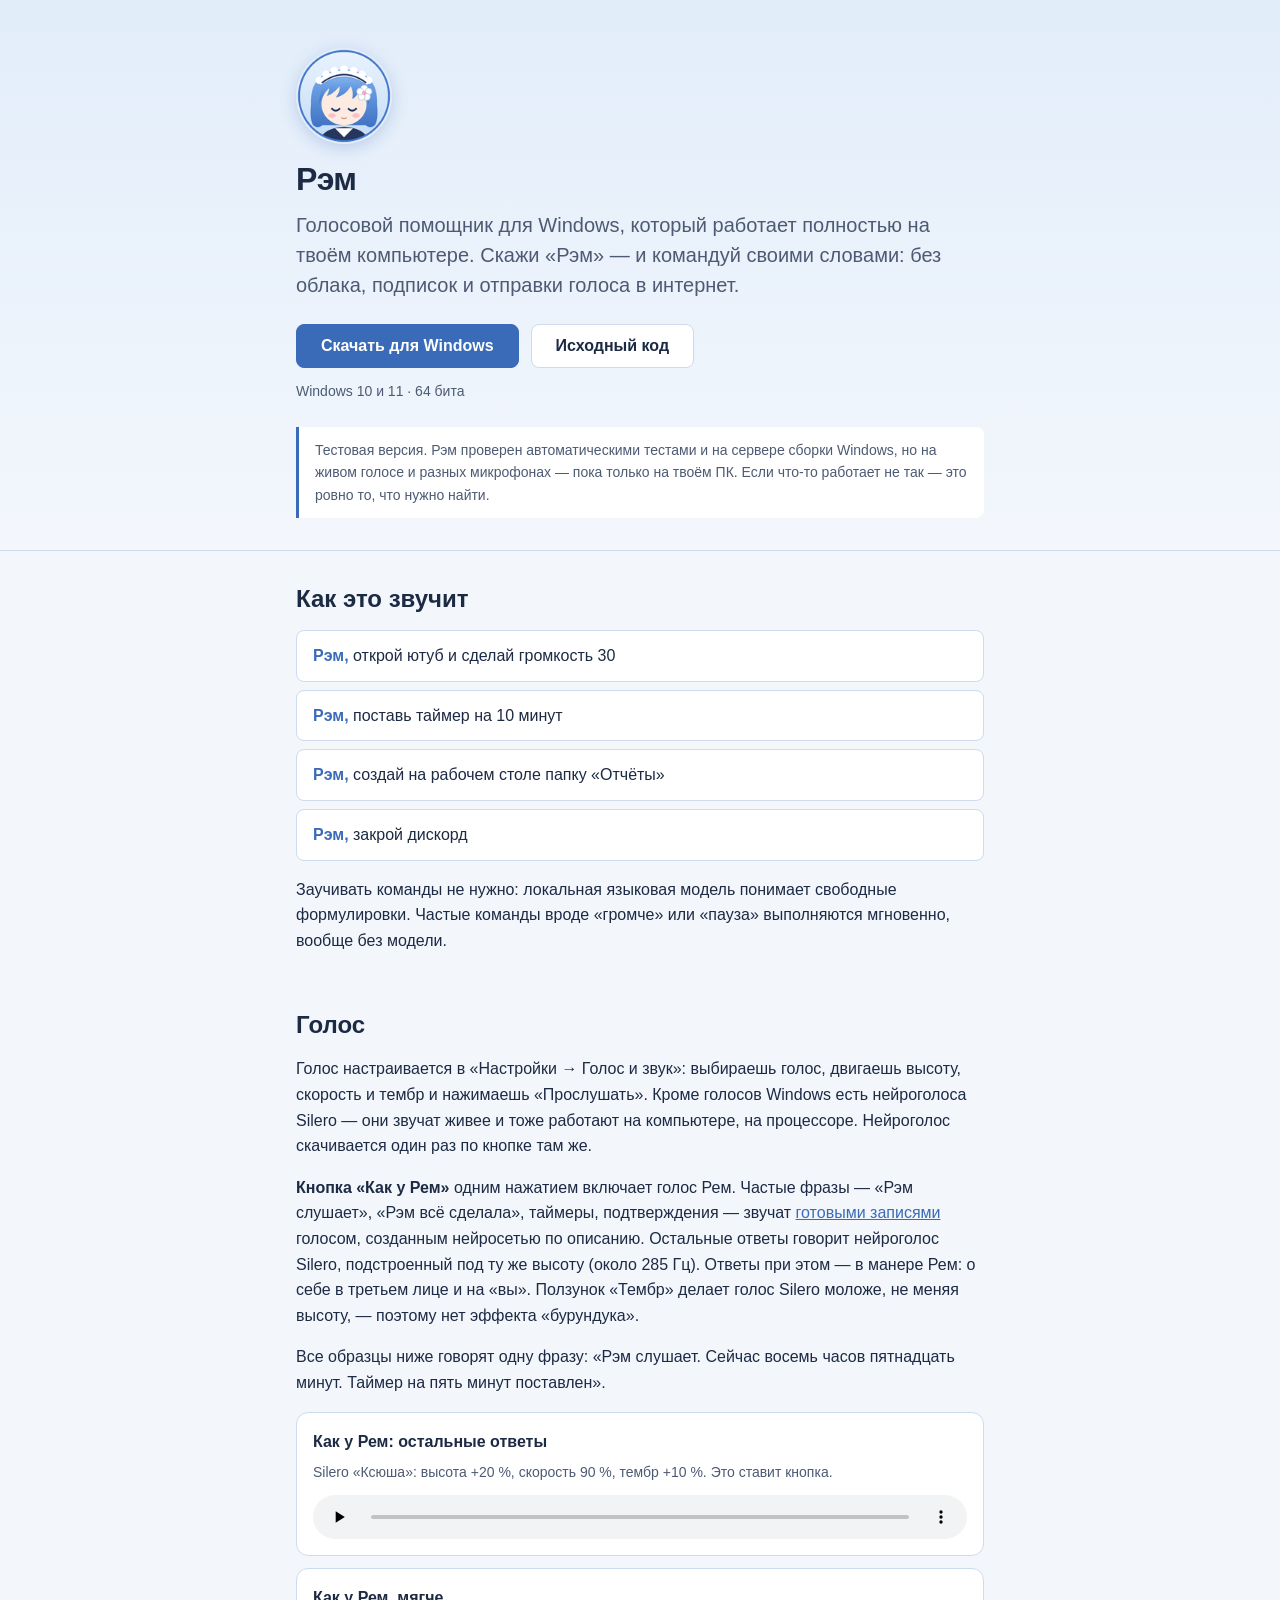
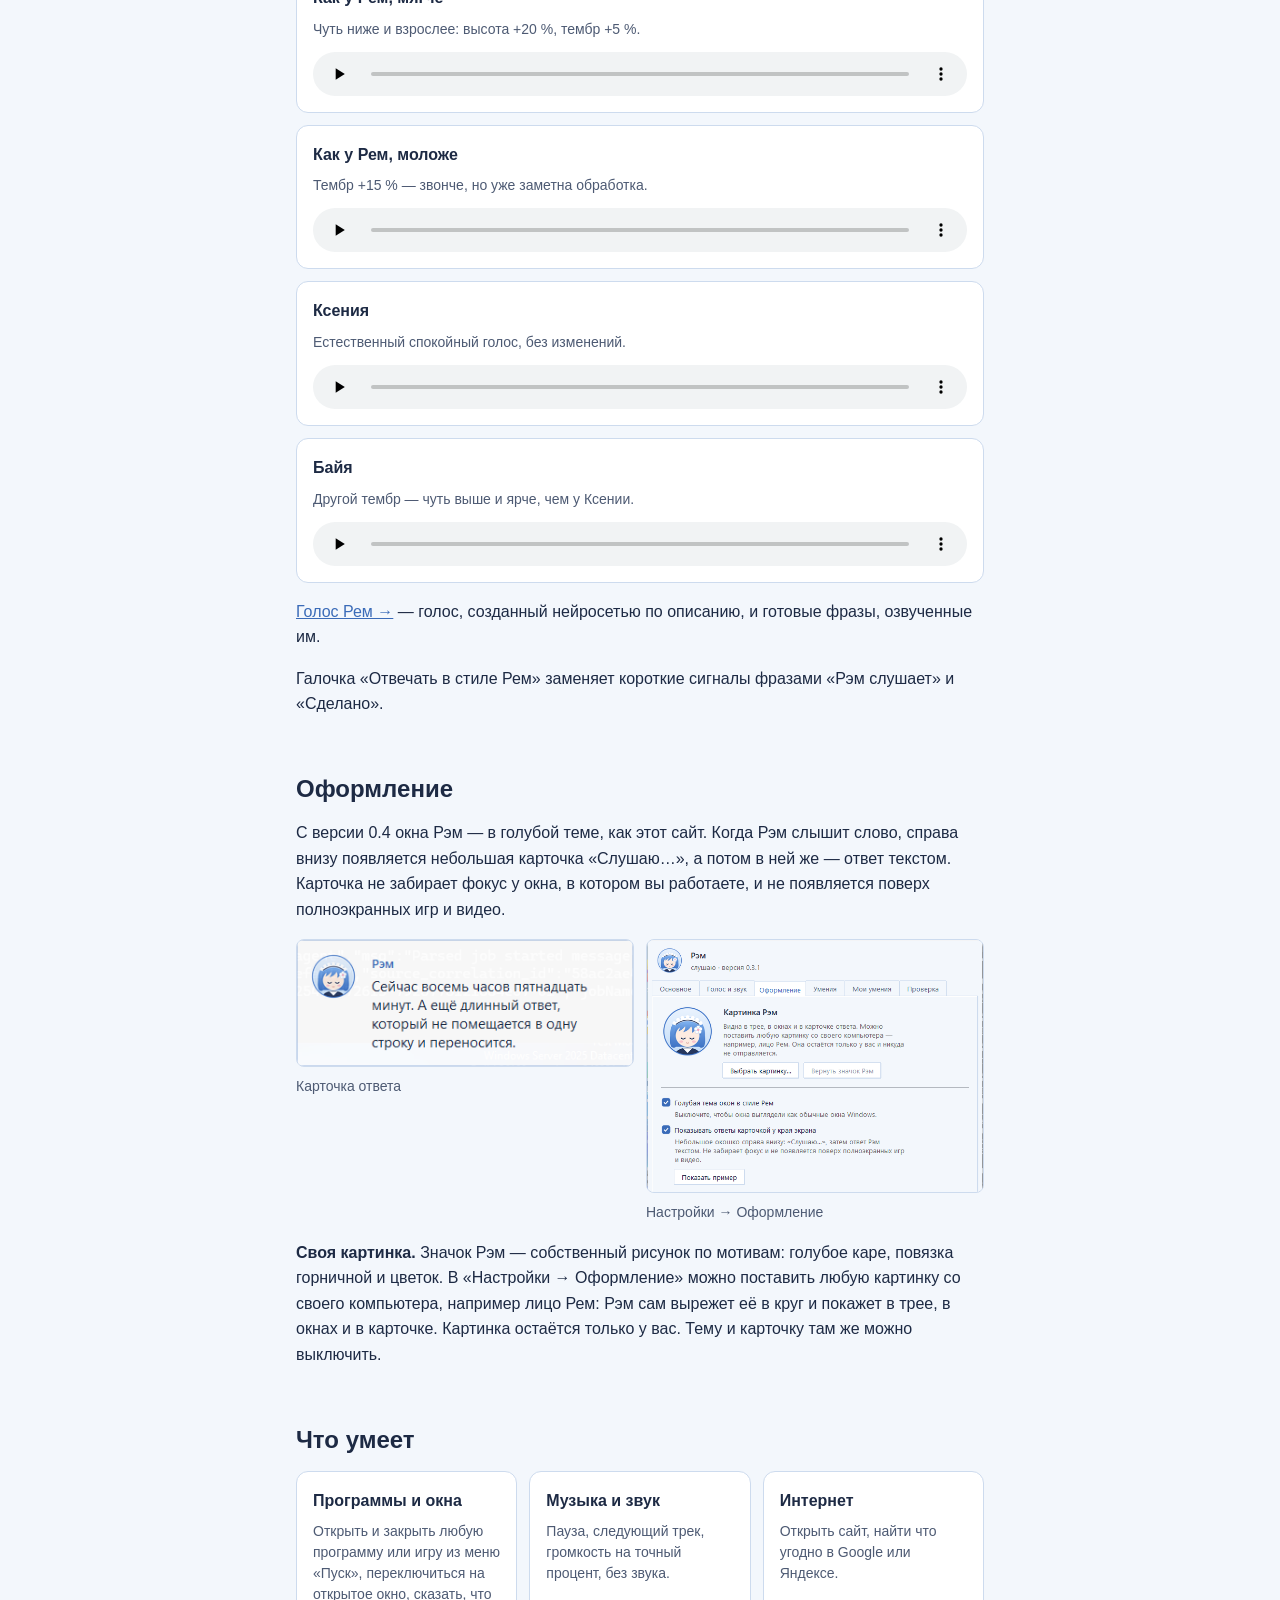
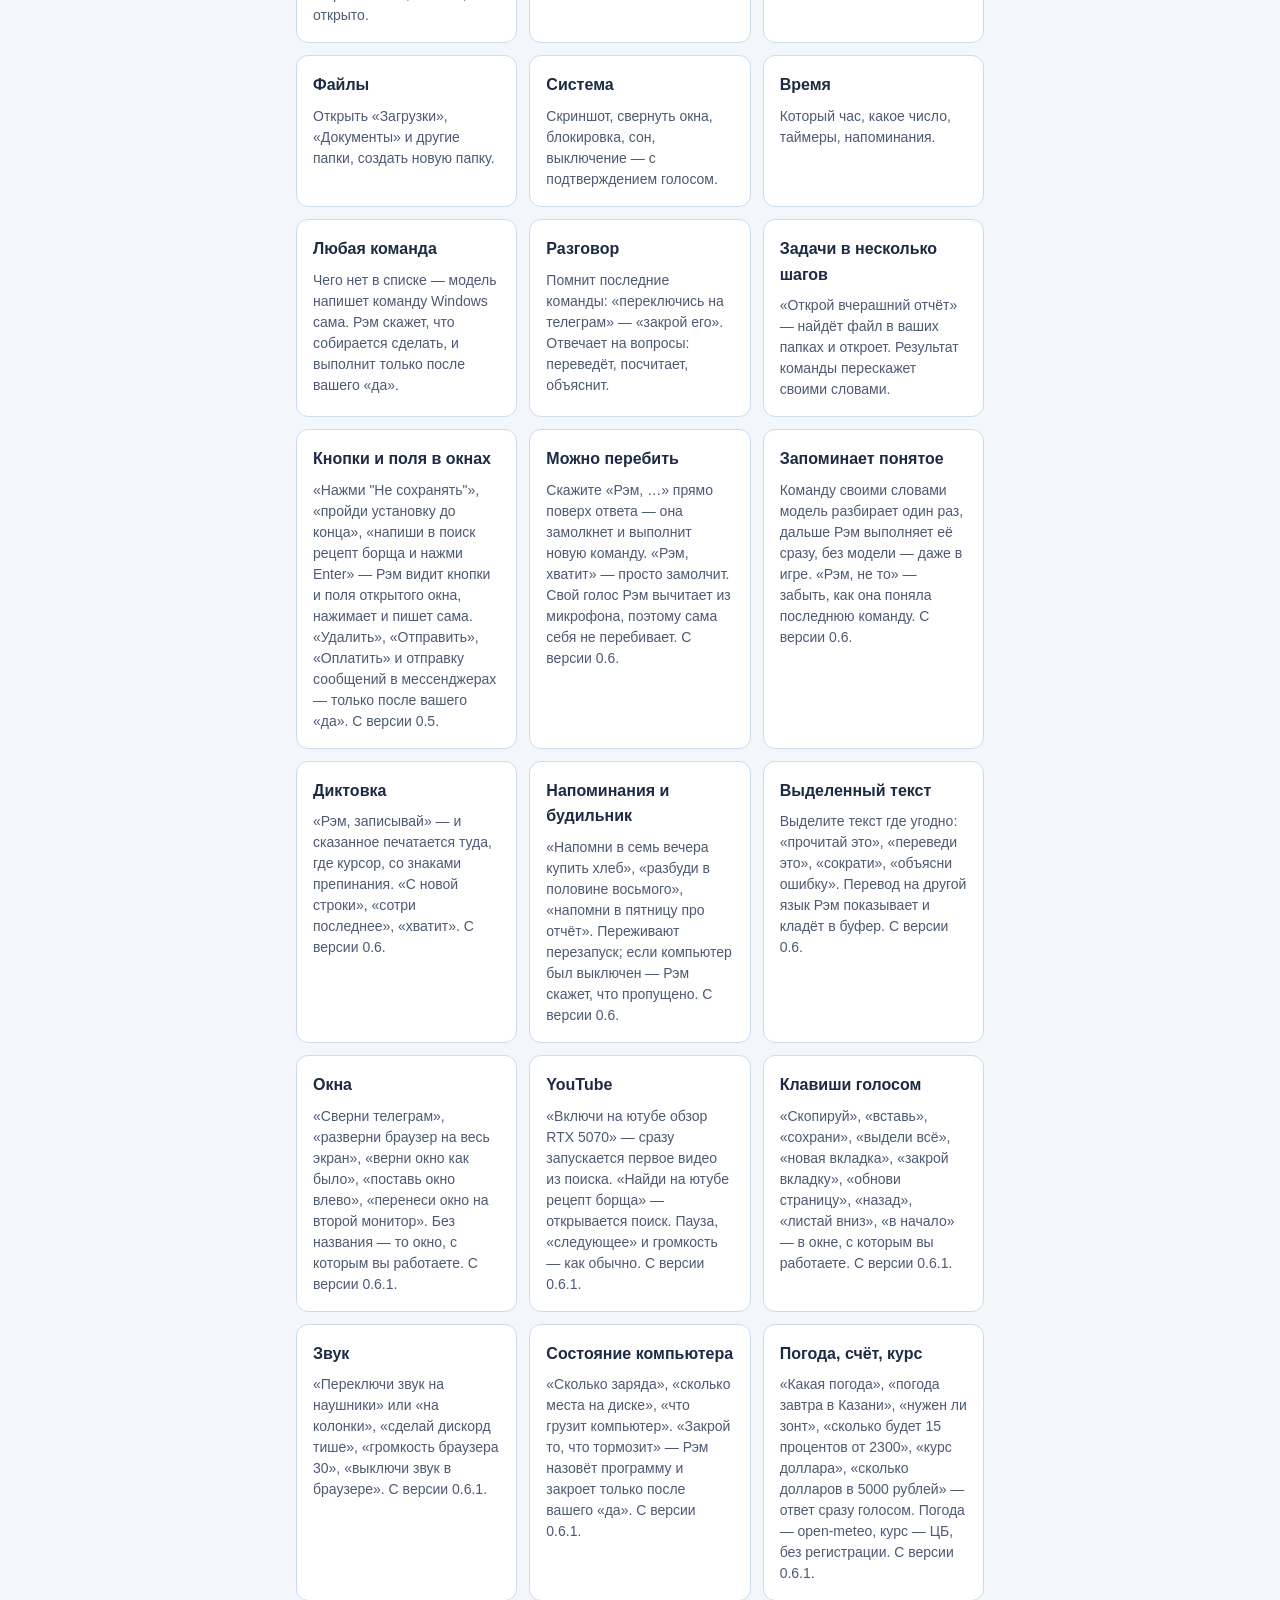
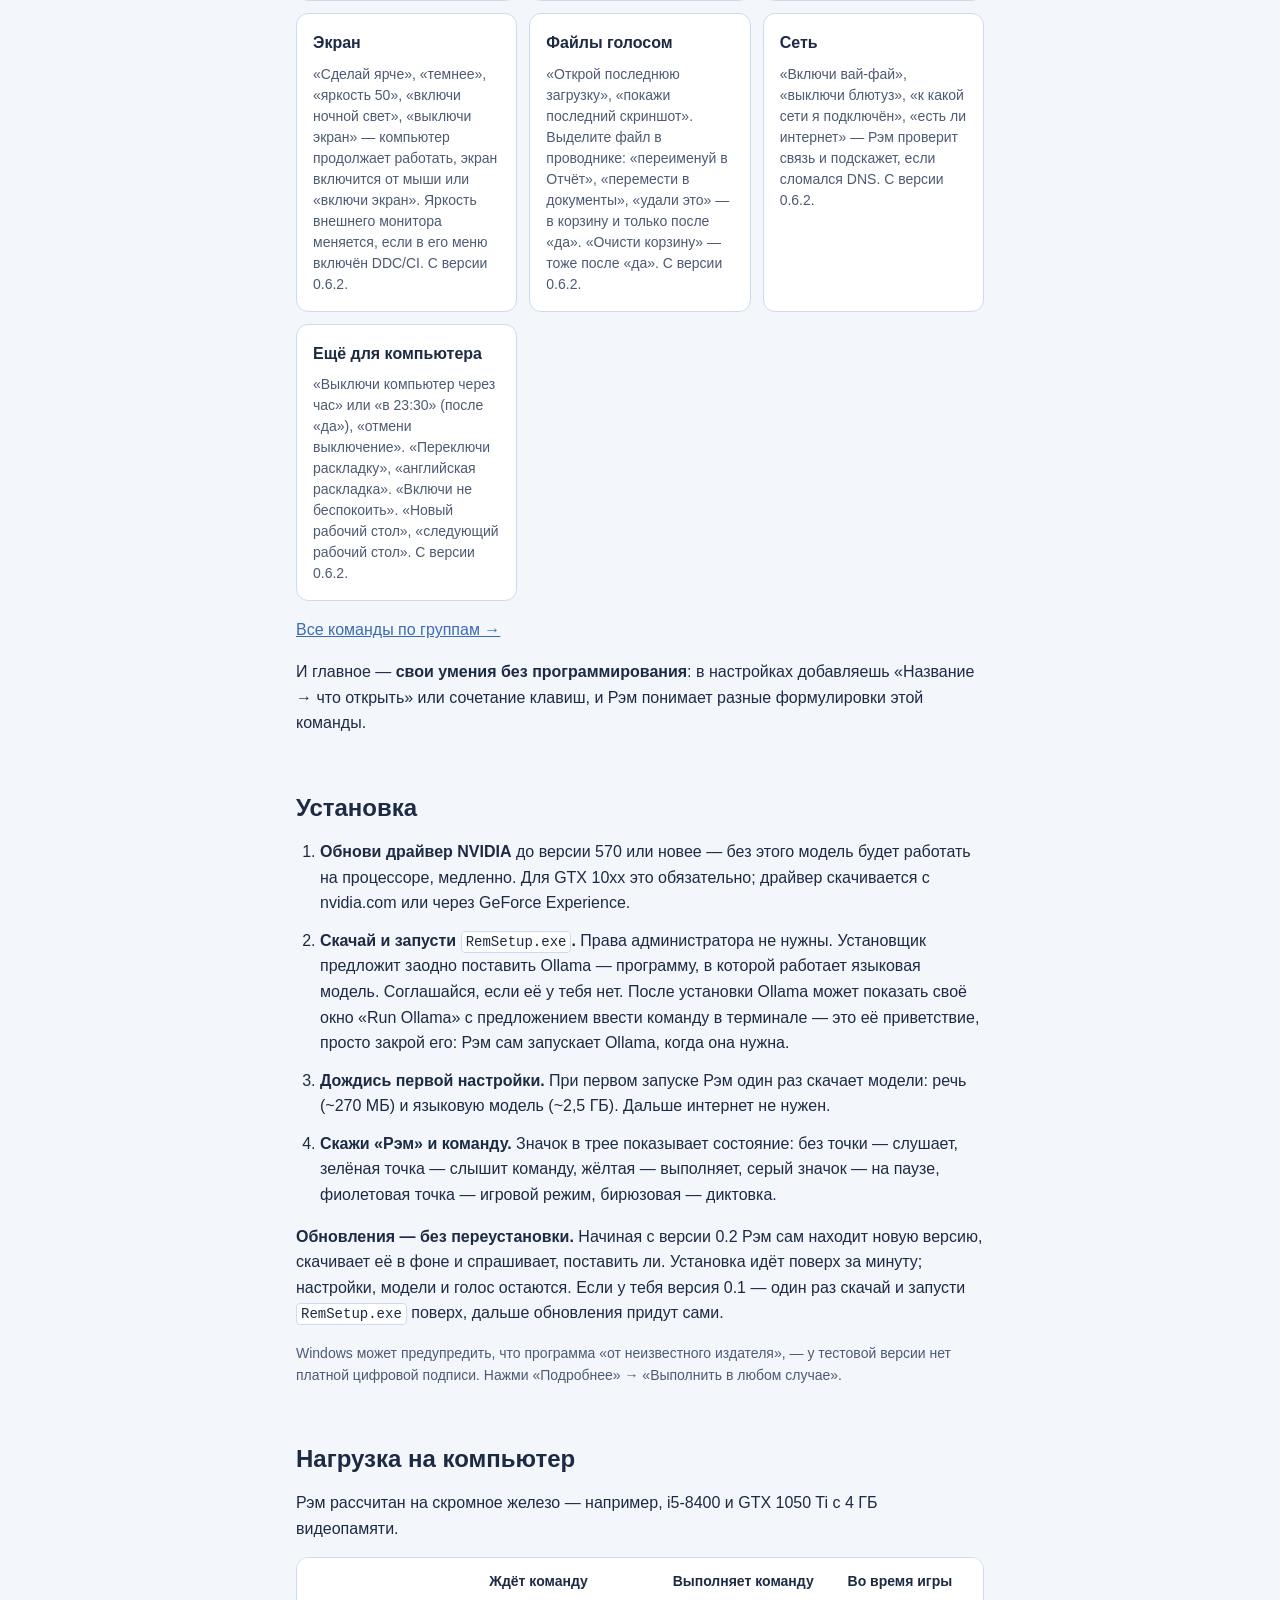
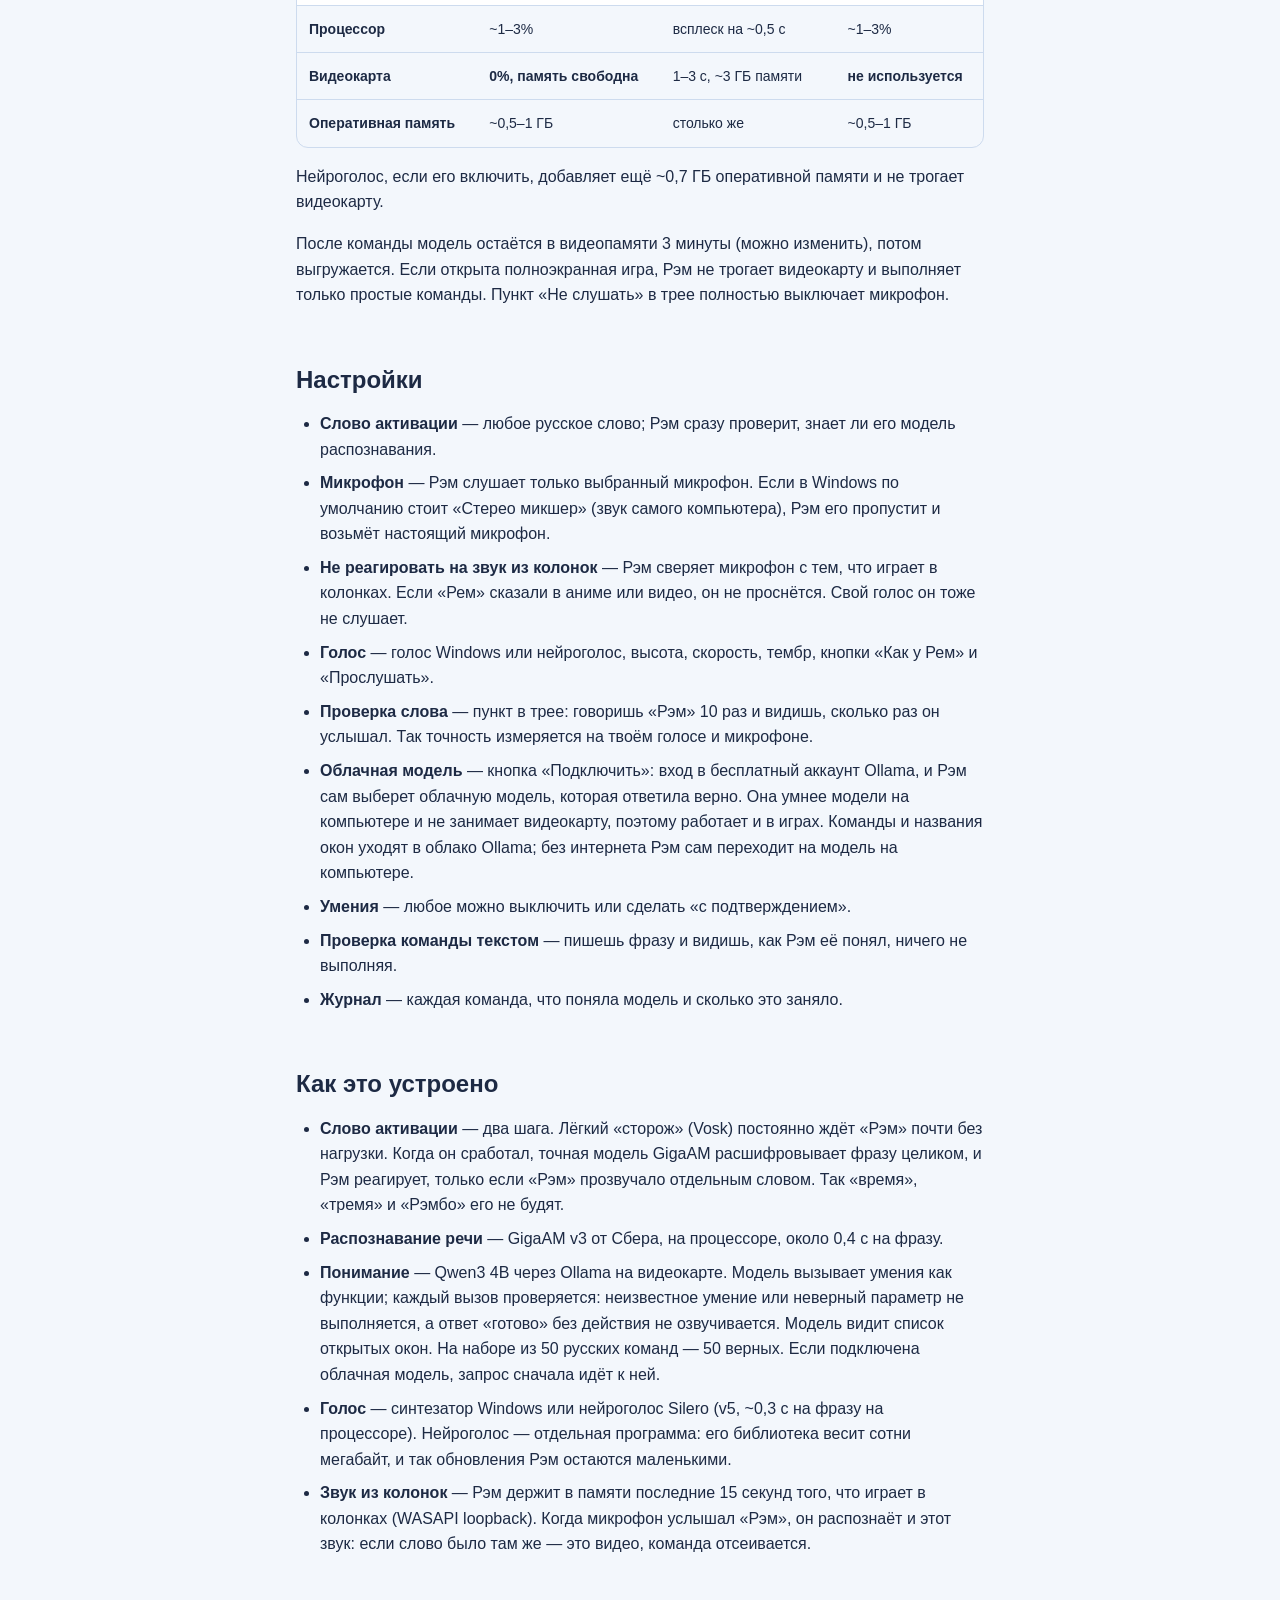
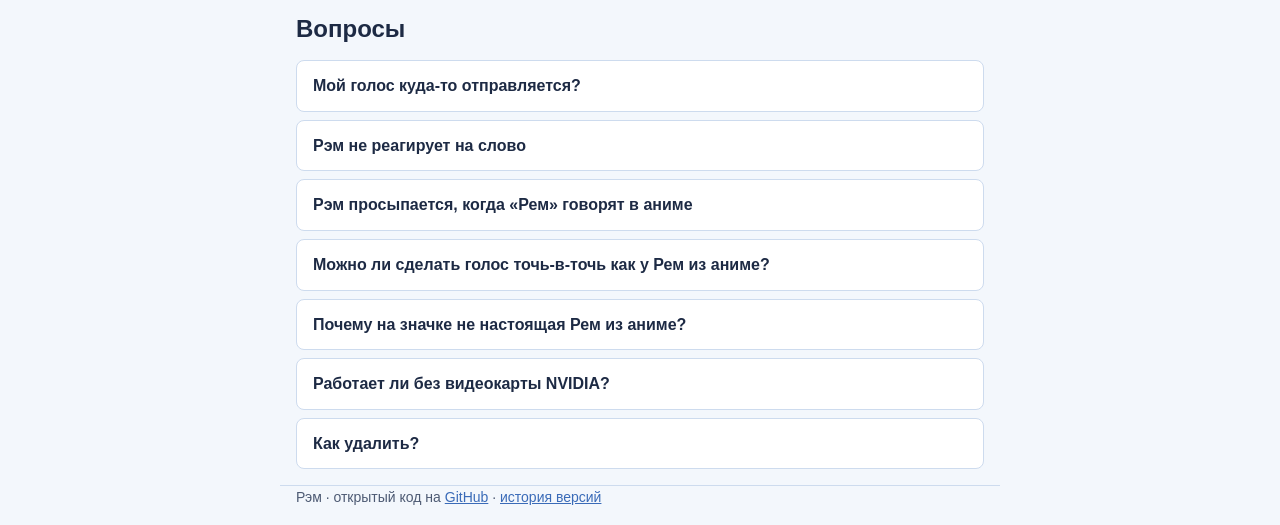
<file: docs/index.html>
<!DOCTYPE html>
<html lang="ru">
<head>
<meta charset="utf-8">
<meta name="viewport" content="width=device-width, initial-scale=1">
<title>Рэм — локальный голосовой помощник для Windows</title>
<meta name="description" content="Скажи «Рэм» — и управляй компьютером голосом. Работает полностью на твоём ПК: без облака, подписок и отправки голоса в интернет.">
<meta name="theme-color" content="#e2edfa">
<link rel="icon" href="icon.png" type="image/png">
<link rel="apple-touch-icon" href="apple-touch-icon.png">
<link rel="stylesheet" href="style.css">
</head>
<body>

<header class="hero">
  <div class="wrap">
    <img class="logo" src="icon.png" alt="" width="96" height="96">
    <h1>Рэм</h1>
    <p class="lead">Голосовой помощник для Windows, который работает полностью на твоём компьютере. Скажи «Рэм» — и командуй своими словами: без облака, подписок и отправки голоса в интернет.</p>
    <div class="cta">
      <a class="btn btn-primary" id="download" href="https://github.com/KennyS44/rem-assistant/releases/latest/download/RemSetup.exe">Скачать для Windows</a>
      <a class="btn" href="https://github.com/KennyS44/rem-assistant">Исходный код</a>
    </div>
    <p class="meta" id="release">Windows 10 и 11 · 64 бита</p>
    <p class="notice">Тестовая версия. Рэм проверен автоматическими тестами и на сервере сборки Windows, но на живом голосе и разных микрофонах — пока только на твоём ПК. Если что-то работает не так — это ровно то, что нужно найти.</p>
  </div>
</header>

<main class="wrap">

  <section>
    <h2>Как это звучит</h2>
    <div class="phrases">
      <p><span class="wake">Рэм,</span> открой ютуб и сделай громкость 30</p>
      <p><span class="wake">Рэм,</span> поставь таймер на 10 минут</p>
      <p><span class="wake">Рэм,</span> создай на рабочем столе папку «Отчёты»</p>
      <p><span class="wake">Рэм,</span> закрой дискорд</p>
    </div>
    <p>Заучивать команды не нужно: локальная языковая модель понимает свободные формулировки. Частые команды вроде «громче» или «пауза» выполняются мгновенно, вообще без модели.</p>
  </section>

  <section>
    <h2>Голос</h2>
    <p>Голос настраивается в «Настройки → Голос и звук»: выбираешь голос, двигаешь высоту, скорость и тембр и нажимаешь «Прослушать». Кроме голосов Windows есть нейроголоса Silero — они звучат живее и тоже работают на компьютере, на процессоре. Нейроголос скачивается один раз по кнопке там же.</p>
    <p><strong>Кнопка «Как у Рем»</strong> одним нажатием включает голос Рем. Частые фразы — «Рэм слушает», «Рэм всё сделала», таймеры, подтверждения — звучат <a href="voice.html">готовыми записями</a> голосом, созданным нейросетью по описанию. Остальные ответы говорит нейроголос Silero, подстроенный под ту же высоту (около 285 Гц). Ответы при этом — в манере Рем: о себе в третьем лице и на «вы». Ползунок «Тембр» делает голос Silero моложе, не меняя высоту, — поэтому нет эффекта «бурундука».</p>
    <p>Все образцы ниже говорят одну фразу: «Рэм слушает. Сейчас восемь часов пятнадцать минут. Таймер на пять минут поставлен».</p>
    <div class="voices">
      <div class="voice"><h3>Как у Рем: остальные ответы</h3><p>Silero «Ксюша»: высота +20 %, скорость 90 %, тембр +10 %. Это ставит кнопка.</p><audio controls preload="none" src="voices/rem-v2.wav"></audio></div>
      <div class="voice"><h3>Как у Рем, мягче</h3><p>Чуть ниже и взрослее: высота +20 %, тембр +5 %.</p><audio controls preload="none" src="voices/rem-soft.wav"></audio></div>
      <div class="voice"><h3>Как у Рем, моложе</h3><p>Тембр +15 % — звонче, но уже заметна обработка.</p><audio controls preload="none" src="voices/rem-young.wav"></audio></div>
      <div class="voice"><h3>Ксения</h3><p>Естественный спокойный голос, без изменений.</p><audio controls preload="none" src="voices/xenia.wav"></audio></div>
      <div class="voice"><h3>Байя</h3><p>Другой тембр — чуть выше и ярче, чем у Ксении.</p><audio controls preload="none" src="voices/baya.wav"></audio></div>
    </div>
    <p><a href="voice.html">Голос Рем →</a> — голос, созданный нейросетью по описанию, и готовые фразы, озвученные им.</p>
    <p>Галочка «Отвечать в стиле Рем» заменяет короткие сигналы фразами «Рэм слушает» и «Сделано».</p>
  </section>

  <section>
    <h2>Оформление</h2>
    <p>С версии 0.4 окна Рэм — в голубой теме, как этот сайт. Когда Рэм слышит слово, справа внизу появляется небольшая карточка «Слушаю…», а потом в ней же — ответ текстом. Карточка не забирает фокус у окна, в котором вы работаете, и не появляется поверх полноэкранных игр и видео.</p>
    <div class="shots">
      <figure><img src="shots/card.png" alt="Карточка ответа Рэм у края экрана" loading="lazy"><figcaption>Карточка ответа</figcaption></figure>
      <figure><img src="shots/look-tab.png" alt="Вкладка «Оформление» в настройках" loading="lazy"><figcaption>Настройки → Оформление</figcaption></figure>
    </div>
    <p><strong>Своя картинка.</strong> Значок Рэм — собственный рисунок по мотивам: голубое каре, повязка горничной и цветок. В «Настройки → Оформление» можно поставить любую картинку со своего компьютера, например лицо Рем: Рэм сам вырежет её в круг и покажет в трее, в окнах и в карточке. Картинка остаётся только у вас. Тему и карточку там же можно выключить.</p>
  </section>

  <section>
    <h2>Что умеет</h2>
    <div class="grid">
      <div class="card"><h3>Программы и окна</h3><p>Открыть и закрыть любую программу или игру из меню «Пуск», переключиться на открытое окно, сказать, что открыто.</p></div>
      <div class="card"><h3>Музыка и звук</h3><p>Пауза, следующий трек, громкость на точный процент, без звука.</p></div>
      <div class="card"><h3>Интернет</h3><p>Открыть сайт, найти что угодно в Google или Яндексе.</p></div>
      <div class="card"><h3>Файлы</h3><p>Открыть «Загрузки», «Документы» и другие папки, создать новую папку.</p></div>
      <div class="card"><h3>Система</h3><p>Скриншот, свернуть окна, блокировка, сон, выключение — с подтверждением голосом.</p></div>
      <div class="card"><h3>Время</h3><p>Который час, какое число, таймеры, напоминания.</p></div>
      <div class="card"><h3>Любая команда</h3><p>Чего нет в списке — модель напишет команду Windows сама. Рэм скажет, что собирается сделать, и выполнит только после вашего «да».</p></div>
      <div class="card"><h3>Разговор</h3><p>Помнит последние команды: «переключись на телеграм» — «закрой его». Отвечает на вопросы: переведёт, посчитает, объяснит.</p></div>
      <div class="card"><h3>Задачи в несколько шагов</h3><p>«Открой вчерашний отчёт» — найдёт файл в ваших папках и откроет. Результат команды перескажет своими словами.</p></div>
      <div class="card"><h3>Кнопки и поля в окнах</h3><p>«Нажми "Не сохранять"», «пройди установку до конца», «напиши в поиск рецепт борща и нажми Enter» — Рэм видит кнопки и поля открытого окна, нажимает и пишет сама. «Удалить», «Отправить», «Оплатить» и отправку сообщений в мессенджерах — только после вашего «да». С версии 0.5.</p></div>
      <div class="card"><h3>Можно перебить</h3><p>Скажите «Рэм, …» прямо поверх ответа — она замолкнет и выполнит новую команду. «Рэм, хватит» — просто замолчит. Свой голос Рэм вычитает из микрофона, поэтому сама себя не перебивает. С версии 0.6.</p></div>
      <div class="card"><h3>Запоминает понятое</h3><p>Команду своими словами модель разбирает один раз, дальше Рэм выполняет её сразу, без модели — даже в игре. «Рэм, не то» — забыть, как она поняла последнюю команду. С версии 0.6.</p></div>
      <div class="card"><h3>Диктовка</h3><p>«Рэм, записывай» — и сказанное печатается туда, где курсор, со знаками препинания. «С новой строки», «сотри последнее», «хватит». С версии 0.6.</p></div>
      <div class="card"><h3>Напоминания и будильник</h3><p>«Напомни в семь вечера купить хлеб», «разбуди в половине восьмого», «напомни в пятницу про отчёт». Переживают перезапуск; если компьютер был выключен — Рэм скажет, что пропущено. С версии 0.6.</p></div>
      <div class="card"><h3>Выделенный текст</h3><p>Выделите текст где угодно: «прочитай это», «переведи это», «сократи», «объясни ошибку». Перевод на другой язык Рэм показывает и кладёт в буфер. С версии 0.6.</p></div>
      <div class="card"><h3>Окна</h3><p>«Сверни телеграм», «разверни браузер на весь экран», «верни окно как было», «поставь окно влево», «перенеси окно на второй монитор». Без названия — то окно, с которым вы работаете. С версии 0.6.1.</p></div>
      <div class="card"><h3>YouTube</h3><p>«Включи на ютубе обзор RTX 5070» — сразу запускается первое видео из поиска. «Найди на ютубе рецепт борща» — открывается поиск. Пауза, «следующее» и громкость — как обычно. С версии 0.6.1.</p></div>
      <div class="card"><h3>Клавиши голосом</h3><p>«Скопируй», «вставь», «сохрани», «выдели всё», «новая вкладка», «закрой вкладку», «обнови страницу», «назад», «листай вниз», «в начало» — в окне, с которым вы работаете. С версии 0.6.1.</p></div>
      <div class="card"><h3>Звук</h3><p>«Переключи звук на наушники» или «на колонки», «сделай дискорд тише», «громкость браузера 30», «выключи звук в браузере». С версии 0.6.1.</p></div>
      <div class="card"><h3>Состояние компьютера</h3><p>«Сколько заряда», «сколько места на диске», «что грузит компьютер». «Закрой то, что тормозит» — Рэм назовёт программу и закроет только после вашего «да». С версии 0.6.1.</p></div>
      <div class="card"><h3>Погода, счёт, курс</h3><p>«Какая погода», «погода завтра в Казани», «нужен ли зонт», «сколько будет 15 процентов от 2300», «курс доллара», «сколько долларов в 5000 рублей» — ответ сразу голосом. Погода — open-meteo, курс — ЦБ, без регистрации. С версии 0.6.1.</p></div>
      <div class="card"><h3>Экран</h3><p>«Сделай ярче», «темнее», «яркость 50», «включи ночной свет», «выключи экран» — компьютер продолжает работать, экран включится от мыши или «включи экран». Яркость внешнего монитора меняется, если в его меню включён DDC/CI. С версии 0.6.2.</p></div>
      <div class="card"><h3>Файлы голосом</h3><p>«Открой последнюю загрузку», «покажи последний скриншот». Выделите файл в проводнике: «переименуй в Отчёт», «перемести в документы», «удали это» — в корзину и только после «да». «Очисти корзину» — тоже после «да». С версии 0.6.2.</p></div>
      <div class="card"><h3>Сеть</h3><p>«Включи вай-фай», «выключи блютуз», «к какой сети я подключён», «есть ли интернет» — Рэм проверит связь и подскажет, если сломался DNS. С версии 0.6.2.</p></div>
      <div class="card"><h3>Ещё для компьютера</h3><p>«Выключи компьютер через час» или «в 23:30» (после «да»), «отмени выключение». «Переключи раскладку», «английская раскладка». «Включи не беспокоить». «Новый рабочий стол», «следующий рабочий стол». С версии 0.6.2.</p></div>
    </div>
    <p><a href="commands.html">Все команды по группам →</a></p>
    <p>И главное — <strong>свои умения без программирования</strong>: в настройках добавляешь «Название → что открыть» или сочетание клавиш, и Рэм понимает разные формулировки этой команды.</p>
  </section>

  <section>
    <h2>Установка</h2>
    <ol class="steps">
      <li><strong>Обнови драйвер NVIDIA</strong> до версии 570 или новее — без этого модель будет работать на процессоре, медленно. Для GTX 10xx это обязательно; драйвер скачивается с nvidia.com или через GeForce Experience.</li>
      <li><strong>Скачай и запусти <code>RemSetup.exe</code>.</strong> Права администратора не нужны. Установщик предложит заодно поставить Ollama — программу, в которой работает языковая модель. Соглашайся, если её у тебя нет. После установки Ollama может показать своё окно «Run Ollama» с предложением ввести команду в терминале — это её приветствие, просто закрой его: Рэм сам запускает Ollama, когда она нужна.</li>
      <li><strong>Дождись первой настройки.</strong> При первом запуске Рэм один раз скачает модели: речь (~270 МБ) и языковую модель (~2,5 ГБ). Дальше интернет не нужен.</li>
      <li><strong>Скажи «Рэм» и команду.</strong> Значок в трее показывает состояние: без точки — слушает, зелёная точка — слышит команду, жёлтая — выполняет, серый значок — на паузе, фиолетовая точка — игровой режим, бирюзовая — диктовка.</li>
    </ol>
    <p><strong>Обновления — без переустановки.</strong> Начиная с версии 0.2 Рэм сам находит новую версию, скачивает её в фоне и спрашивает, поставить ли. Установка идёт поверх за минуту; настройки, модели и голос остаются. Если у тебя версия 0.1 — один раз скачай и запусти <code>RemSetup.exe</code> поверх, дальше обновления придут сами.</p>
    <p class="hint">Windows может предупредить, что программа «от неизвестного издателя», — у тестовой версии нет платной цифровой подписи. Нажми «Подробнее» → «Выполнить в любом случае».</p>
  </section>

  <section>
    <h2>Нагрузка на компьютер</h2>
    <p>Рэм рассчитан на скромное железо — например, i5-8400 и GTX 1050 Ti с 4 ГБ видеопамяти.</p>
    <div class="table-wrap">
      <table>
        <thead><tr><th></th><th>Ждёт команду</th><th>Выполняет команду</th><th>Во время игры</th></tr></thead>
        <tbody>
          <tr><th>Процессор</th><td>~1–3%</td><td>всплеск на ~0,5 с</td><td>~1–3%</td></tr>
          <tr><th>Видеокарта</th><td><strong>0%, память свободна</strong></td><td>1–3 с, ~3 ГБ памяти</td><td><strong>не используется</strong></td></tr>
          <tr><th>Оперативная память</th><td>~0,5–1 ГБ</td><td>столько же</td><td>~0,5–1 ГБ</td></tr>
        </tbody>
      </table>
    </div>
    <p>Нейроголос, если его включить, добавляет ещё ~0,7 ГБ оперативной памяти и не трогает видеокарту.</p>
    <p>После команды модель остаётся в видеопамяти 3 минуты (можно изменить), потом выгружается. Если открыта полноэкранная игра, Рэм не трогает видеокарту и выполняет только простые команды. Пункт «Не слушать» в трее полностью выключает микрофон.</p>
  </section>

  <section>
    <h2>Настройки</h2>
    <ul class="list">
      <li><strong>Слово активации</strong> — любое русское слово; Рэм сразу проверит, знает ли его модель распознавания.</li>
      <li><strong>Микрофон</strong> — Рэм слушает только выбранный микрофон. Если в Windows по умолчанию стоит «Стерео микшер» (звук самого компьютера), Рэм его пропустит и возьмёт настоящий микрофон.</li>
      <li><strong>Не реагировать на звук из колонок</strong> — Рэм сверяет микрофон с тем, что играет в колонках. Если «Рем» сказали в аниме или видео, он не проснётся. Свой голос он тоже не слушает.</li>
      <li><strong>Голос</strong> — голос Windows или нейроголос, высота, скорость, тембр, кнопки «Как у Рем» и «Прослушать».</li>
      <li><strong>Проверка слова</strong> — пункт в трее: говоришь «Рэм» 10 раз и видишь, сколько раз он услышал. Так точность измеряется на твоём голосе и микрофоне.</li>
      <li><strong>Облачная модель</strong> — кнопка «Подключить»: вход в бесплатный аккаунт Ollama, и Рэм сам выберет облачную модель, которая ответила верно. Она умнее модели на компьютере и не занимает видеокарту, поэтому работает и в играх. Команды и названия окон уходят в облако Ollama; без интернета Рэм сам переходит на модель на компьютере.</li>
      <li><strong>Умения</strong> — любое можно выключить или сделать «с подтверждением».</li>
      <li><strong>Проверка команды текстом</strong> — пишешь фразу и видишь, как Рэм её понял, ничего не выполняя.</li>
      <li><strong>Журнал</strong> — каждая команда, что поняла модель и сколько это заняло.</li>
    </ul>
  </section>

  <section>
    <h2>Как это устроено</h2>
    <ul class="list">
      <li><strong>Слово активации</strong> — два шага. Лёгкий «сторож» (Vosk) постоянно ждёт «Рэм» почти без нагрузки. Когда он сработал, точная модель GigaAM расшифровывает фразу целиком, и Рэм реагирует, только если «Рэм» прозвучало отдельным словом. Так «время», «тремя» и «Рэмбо» его не будят.</li>
      <li><strong>Распознавание речи</strong> — GigaAM v3 от Сбера, на процессоре, около 0,4 с на фразу.</li>
      <li><strong>Понимание</strong> — Qwen3 4B через Ollama на видеокарте. Модель вызывает умения как функции; каждый вызов проверяется: неизвестное умение или неверный параметр не выполняется, а ответ «готово» без действия не озвучивается. Модель видит список открытых окон. На наборе из 50 русских команд — 50 верных. Если подключена облачная модель, запрос сначала идёт к ней.</li>
      <li><strong>Голос</strong> — синтезатор Windows или нейроголос Silero (v5, ~0,3 с на фразу на процессоре). Нейроголос — отдельная программа: его библиотека весит сотни мегабайт, и так обновления Рэм остаются маленькими.</li>
      <li><strong>Звук из колонок</strong> — Рэм держит в памяти последние 15 секунд того, что играет в колонках (WASAPI loopback). Когда микрофон услышал «Рэм», он распознаёт и этот звук: если слово было там же — это видео, команда отсеивается.</li>
    </ul>
  </section>

  <section>
    <h2>Вопросы</h2>
    <details><summary>Мой голос куда-то отправляется?</summary><p>Нет. Распознавание, понимание и выполнение команд происходят на твоём компьютере. Интернет нужен только один раз — скачать модели — и для команд вроде «открой сайт».</p></details>
    <details><summary>Рэм не реагирует на слово</summary><p>Открой в трее «Проверить слово активации» и посмотри, сколько раз из 10 он тебя слышит. Если мало — проверь, что в Windows выбран правильный микрофон, или поменяй слово в настройках на более длинное.</p></details>
    <details><summary>Рэм просыпается, когда «Рем» говорят в аниме</summary><p>С версии 0.2 он сверяет микрофон со звуком колонок и такие срабатывания отсеивает — галочка «Не реагировать на «Рэм» из колонок» в «Настройки → Голос и звук». В наушниках этой проблемы нет вовсе. Если всё же просыпается — проверь, что в списке «Микрофон» выбран микрофон, а не «Стерео микшер».</p></details>
    <details><summary>Можно ли сделать голос точь-в-точь как у Рем из аниме?</summary><p>Точь-в-точь — нет: это голос живой актрисы, а копировать голос человека без его согласия Рэм не будет. Максимально близкий образ ставит кнопка «Как у Рем» в «Настройки → Голос и звук», дальше можно подправить высоту, скорость и тембр на слух.</p></details>
    <details><summary>Почему на значке не настоящая Рем из аниме?</summary><p>Рисунки персонажа принадлежат авторам аниме, и раздавать их вместе с программой нельзя. Поэтому значок — собственный рисунок по мотивам. А для себя можно поставить любую картинку: «Настройки → Оформление» → «Выбрать картинку…».</p></details>
    <details><summary>Работает ли без видеокарты NVIDIA?</summary><p>Да, Ollama запустит модель на процессоре, но ответ на сложные команды займёт несколько секунд. Быстрые команды работают одинаково.</p></details>
    <details><summary>Как удалить?</summary><p>В меню значка в трее — «Удалить Рэм…», или «Параметры» → «Приложения» → «Рэм» → «Удалить». Появится окно с выбором: настройки и модели речи, языковая модель из Ollama и сама Ollama (галочка на ней стоит, только если её ставил установщик Рэм). После удаления не остаётся ни файлов программы, ни записи в автозапуске — это проверяется на чистой Windows при каждой сборке. Скриншоты, сделанные Рэм, остаются в «Изображениях»: это твои файлы.</p></details>
  </section>

</main>

<footer class="wrap">
  <p>Рэм · открытый код на <a href="https://github.com/KennyS44/rem-assistant">GitHub</a> · <a href="https://github.com/KennyS44/rem-assistant/releases">история версий</a></p>
</footer>

<script>
  // Номер и размер последней версии — если GitHub ответит; кнопка работает и без этого.
  fetch('https://api.github.com/repos/KennyS44/rem-assistant/releases/latest')
    .then(function (r) { return r.ok ? r.json() : null; })
    .then(function (rel) {
      if (!rel) return;
      var a = (rel.assets || []).filter(function (x) { return x.name === 'RemSetup.exe'; })[0];
      var mb = a ? ' · ' + Math.round(a.size / 1048576) + ' МБ' : '';
      document.getElementById('release').textContent =
        'Версия ' + rel.tag_name.replace(/^v/, '') + mb + ' · Windows 10 и 11 · 64 бита';
    })
    .catch(function () {});
</script>
</body>
</html>
</file>
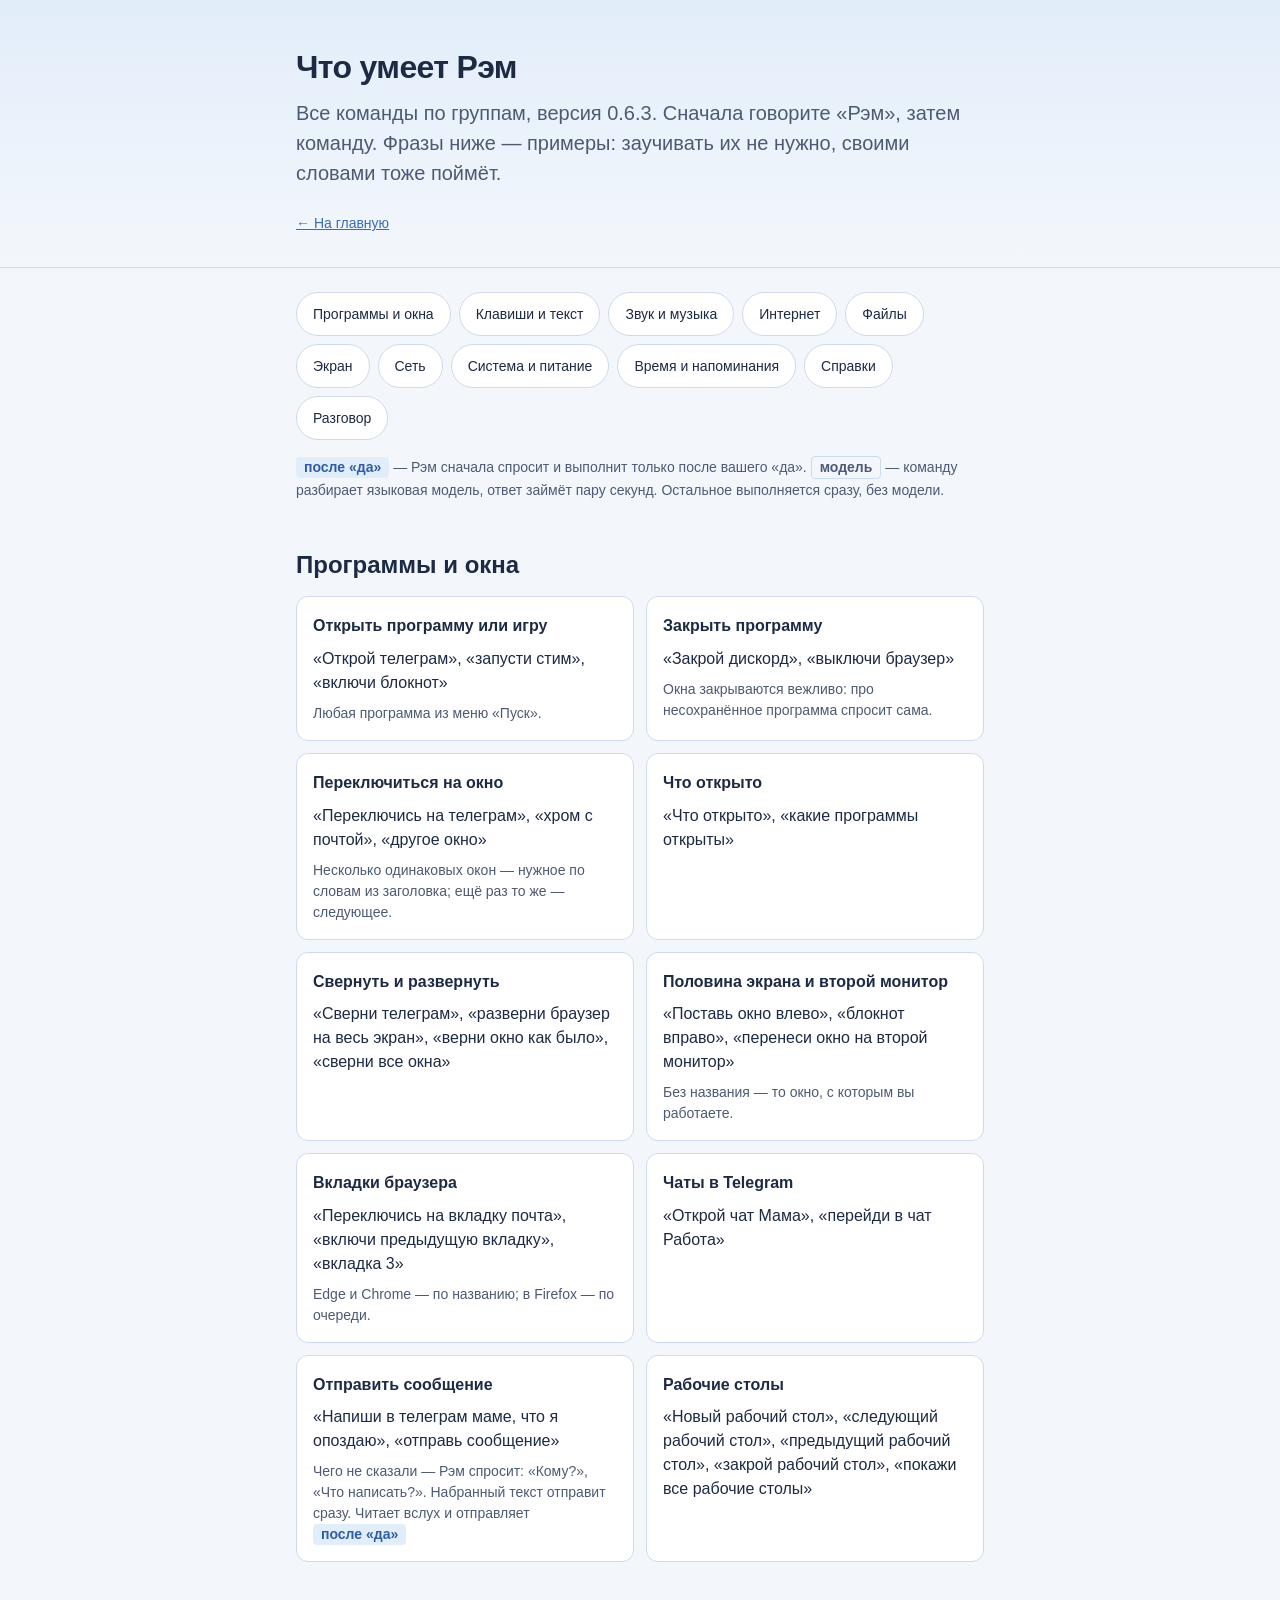
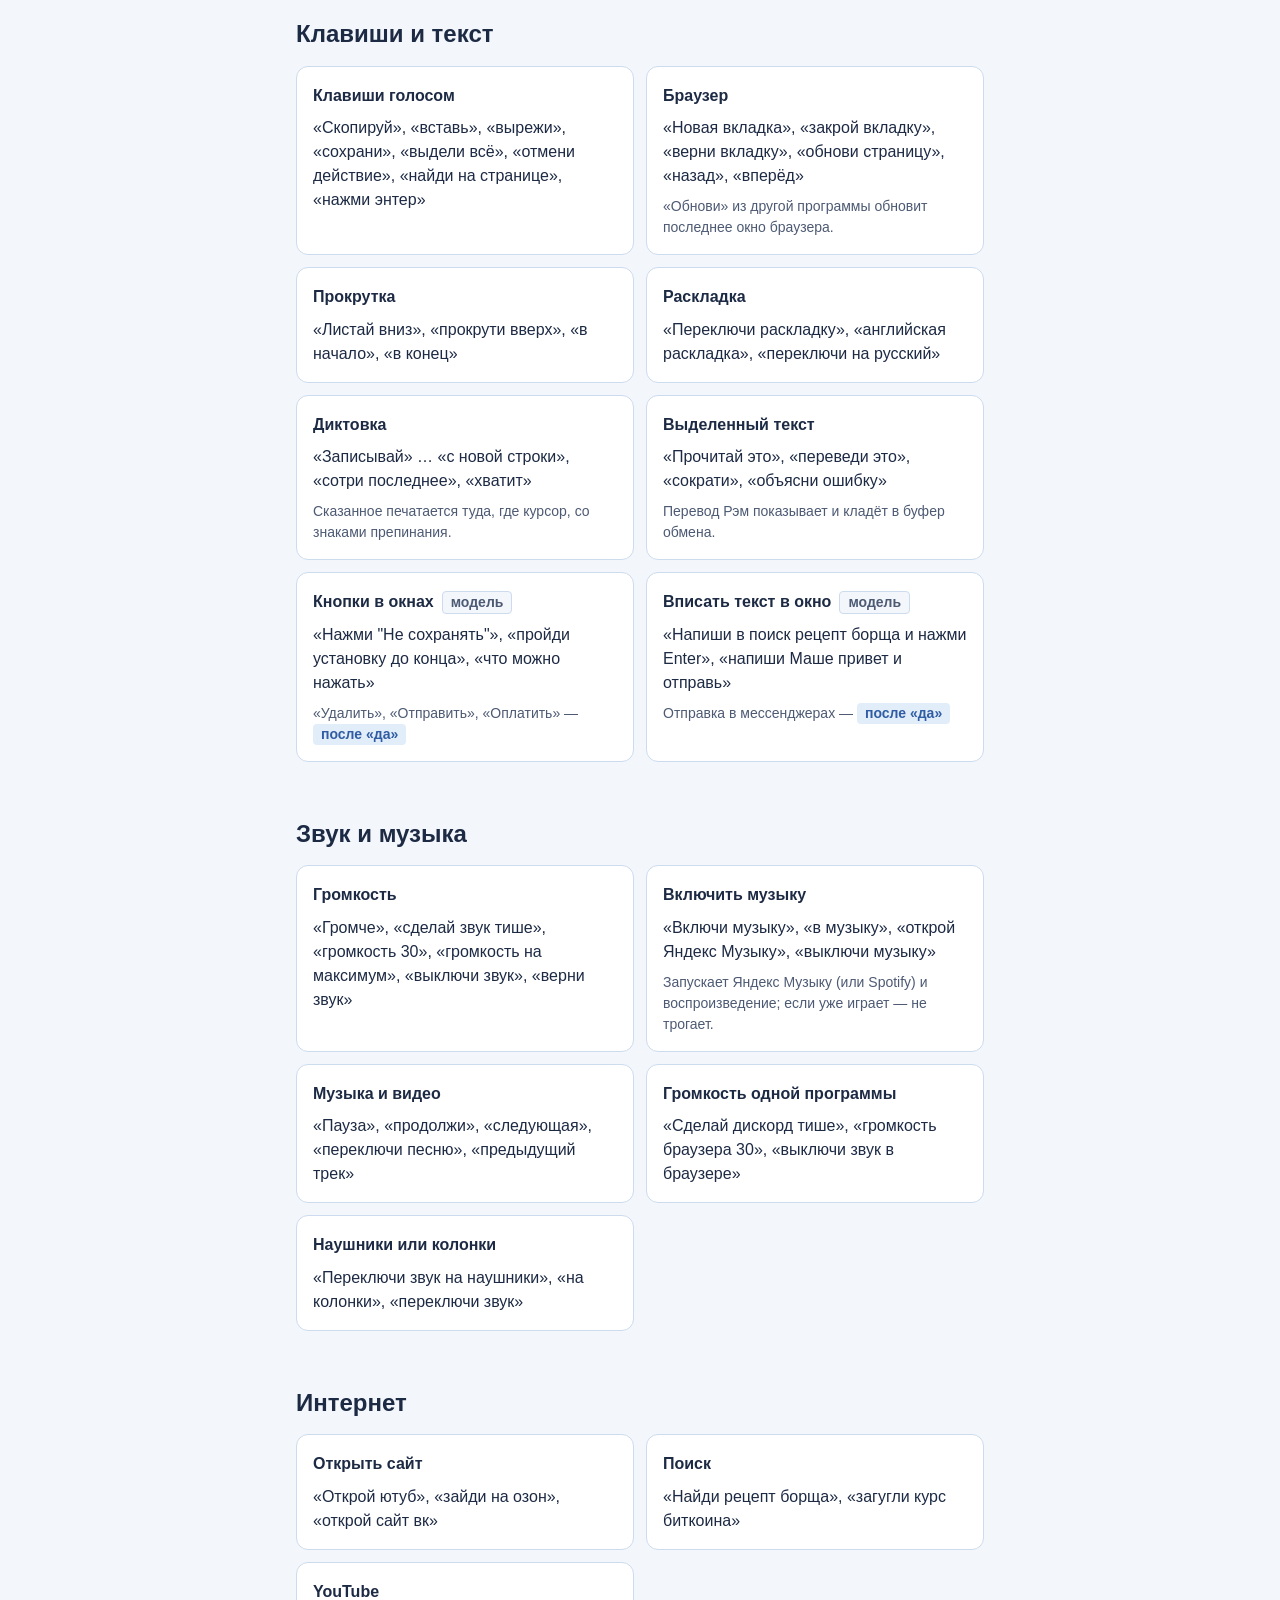
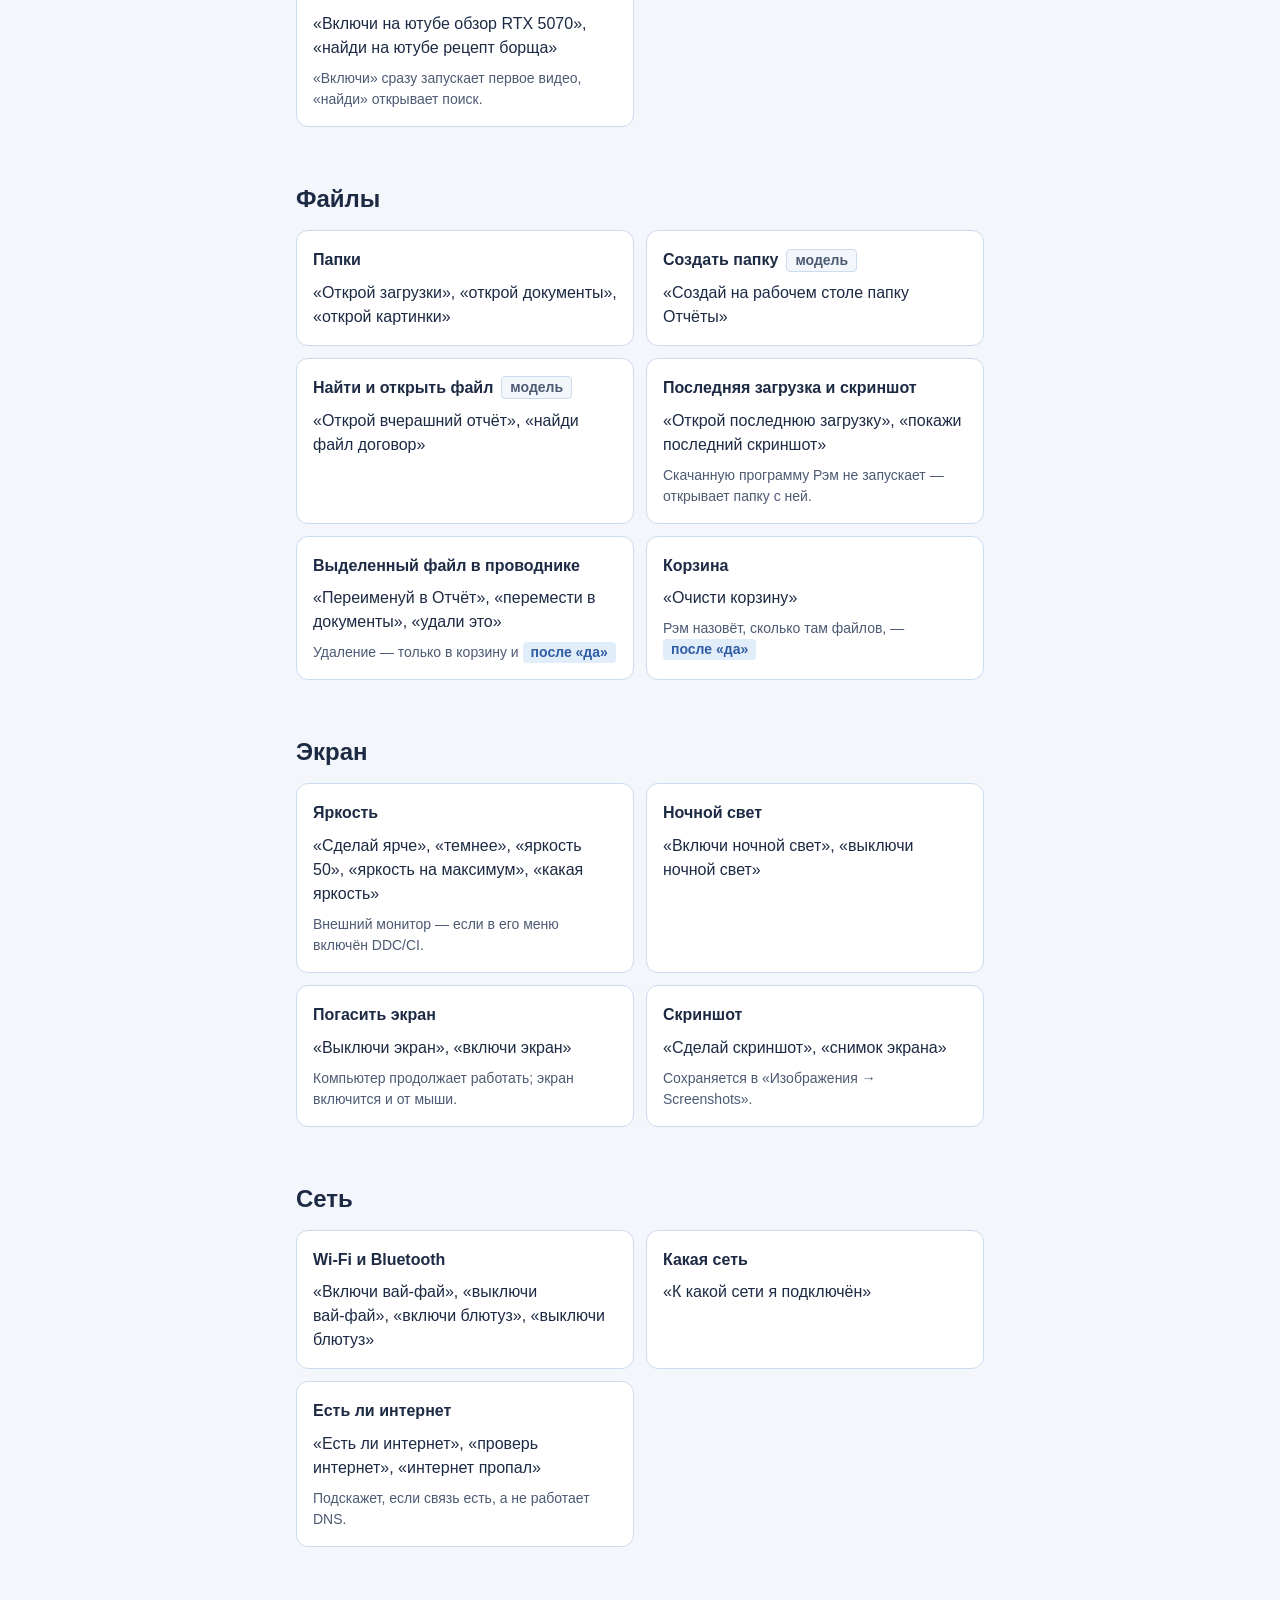
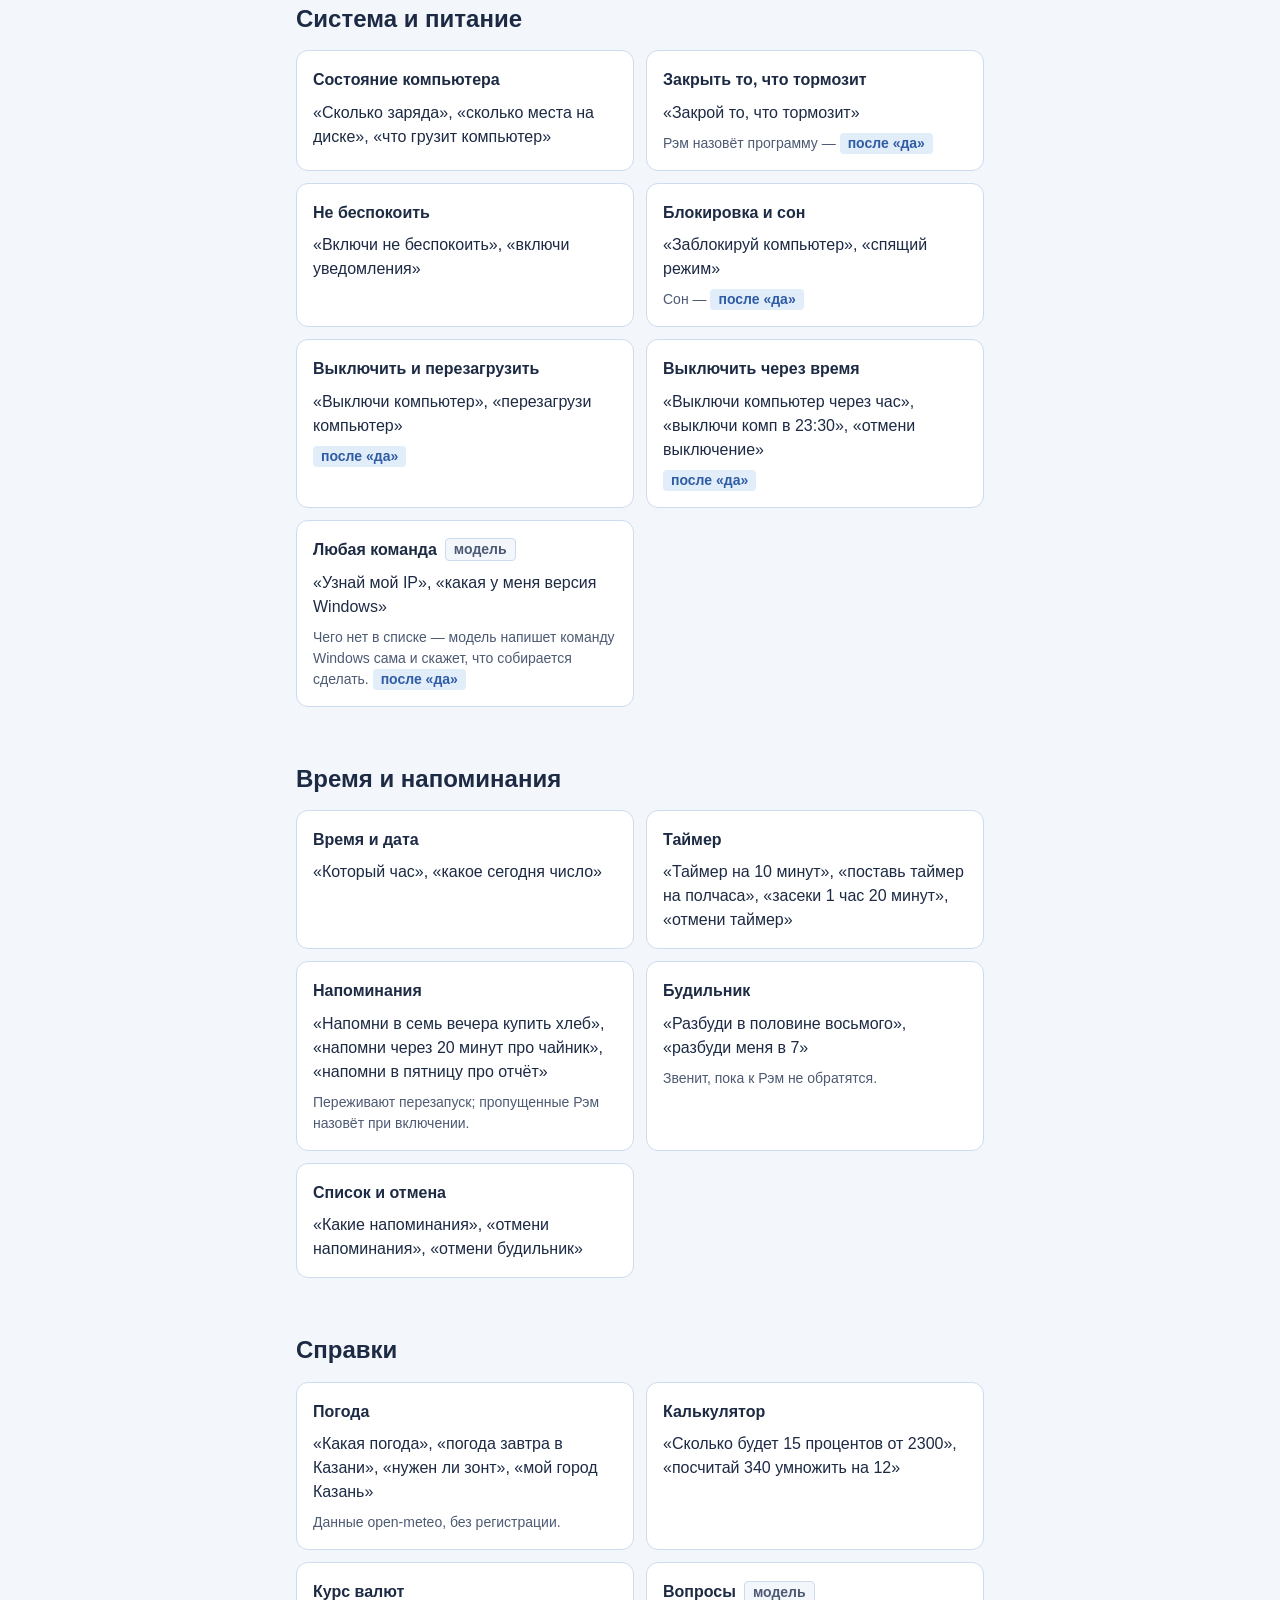
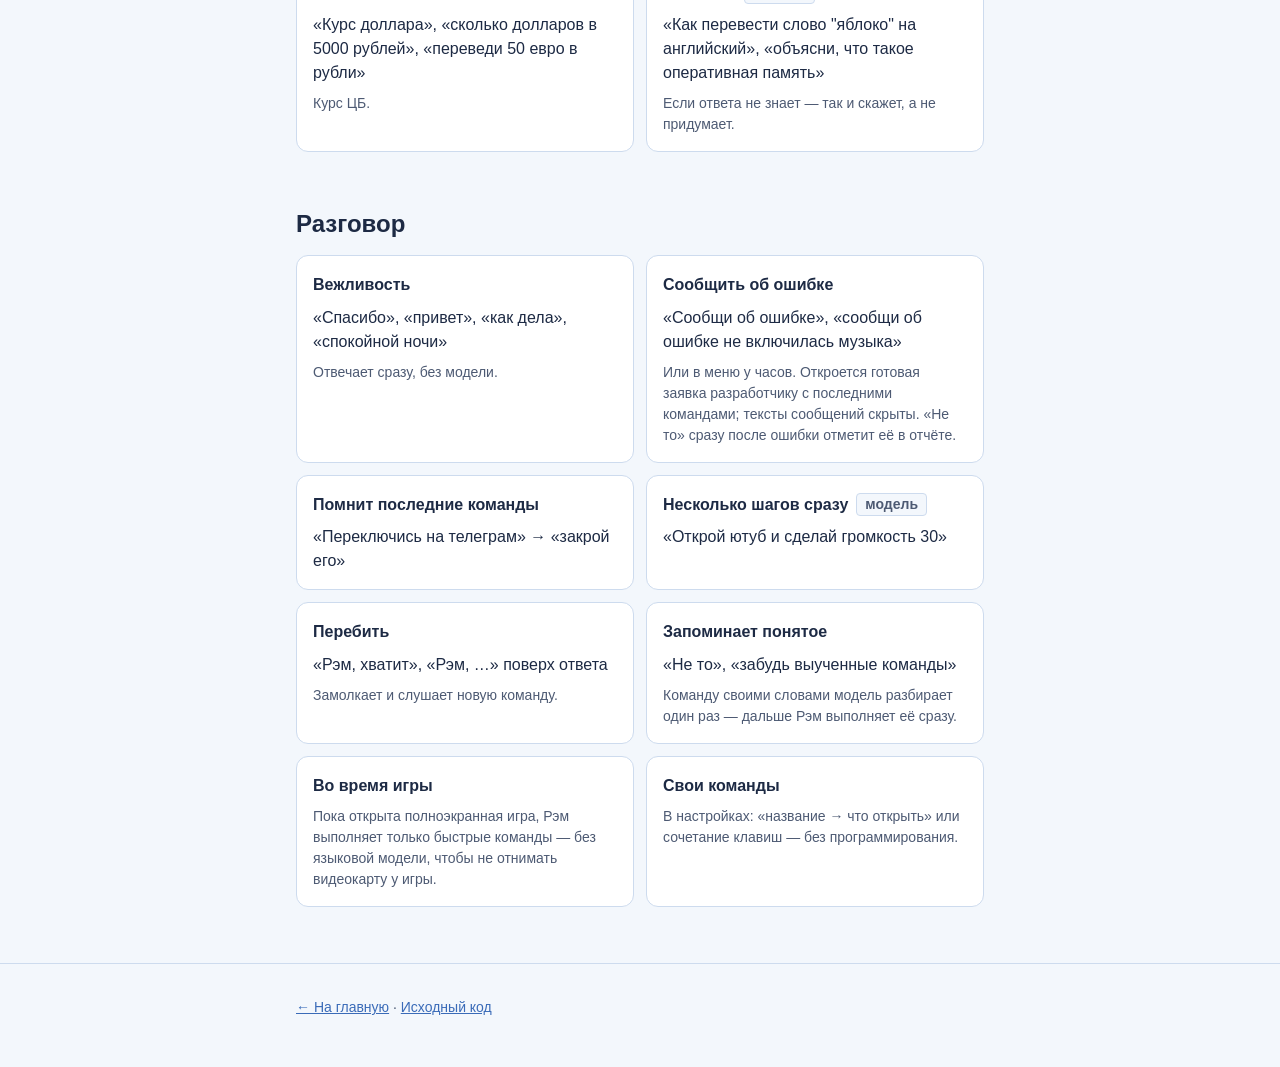
<file: docs/commands.html>
<!doctype html>
<html lang="ru">
<head>
<meta charset="utf-8">
<meta name="viewport" content="width=device-width, initial-scale=1">
<title>Что умеет Рэм — все команды</title>
<meta name="description" content="Все команды голосового помощника Рэм по группам: программы и окна, звук, файлы, экран, сеть, система, время, справки.">
<meta name="theme-color" content="#e2edfa">
<link rel="icon" href="icon.png" type="image/png">
<link rel="apple-touch-icon" href="apple-touch-icon.png">
<link rel="stylesheet" href="style.css">
</head>
<body>
<header class="hero">
  <div class="wrap">
    <h1>Что умеет Рэм</h1>
    <p class="lead">Все команды по группам, версия 0.6.3. Сначала говорите «Рэм», затем команду. Фразы ниже — примеры: заучивать их не нужно, своими словами тоже поймёт.</p>
    <p class="meta"><a href="./">← На главную</a></p>
  </div>
</header>

<main class="wrap">
  <nav class="toc" aria-label="Группы команд">
    <a href="#apps">Программы и окна</a>
    <a href="#keys">Клавиши и текст</a>
    <a href="#sound">Звук и музыка</a>
    <a href="#web">Интернет</a>
    <a href="#files">Файлы</a>
    <a href="#screen">Экран</a>
    <a href="#net">Сеть</a>
    <a href="#system">Система и питание</a>
    <a href="#time">Время и напоминания</a>
    <a href="#info">Справки</a>
    <a href="#talk">Разговор</a>
  </nav>

  <p class="hint"><span class="tag">после «да»</span> — Рэм сначала спросит и выполнит только после вашего «да». <span class="tag tag-model">модель</span> — команду разбирает языковая модель, ответ займёт пару секунд. Остальное выполняется сразу, без модели.</p>

  <section id="apps">
    <h2>Программы и окна</h2>
    <div class="cmds">
      <div class="cmd"><h3>Открыть программу или игру</h3><p class="say">«Открой телеграм», «запусти стим», «включи блокнот»</p><p>Любая программа из меню «Пуск».</p></div>
      <div class="cmd"><h3>Закрыть программу</h3><p class="say">«Закрой дискорд», «выключи браузер»</p><p>Окна закрываются вежливо: про несохранённое программа спросит сама.</p></div>
      <div class="cmd"><h3>Переключиться на окно</h3><p class="say">«Переключись на телеграм», «хром с почтой», «другое окно»</p><p>Несколько одинаковых окон — нужное по словам из заголовка; ещё раз то же — следующее.</p></div>
      <div class="cmd"><h3>Что открыто</h3><p class="say">«Что открыто», «какие программы открыты»</p></div>
      <div class="cmd"><h3>Свернуть и развернуть</h3><p class="say">«Сверни телеграм», «разверни браузер на весь экран», «верни окно как было», «сверни все окна»</p></div>
      <div class="cmd"><h3>Половина экрана и второй монитор</h3><p class="say">«Поставь окно влево», «блокнот вправо», «перенеси окно на второй монитор»</p><p>Без названия — то окно, с которым вы работаете.</p></div>
      <div class="cmd"><h3>Вкладки браузера</h3><p class="say">«Переключись на вкладку почта», «включи предыдущую вкладку», «вкладка 3»</p><p>Edge и Chrome — по названию; в Firefox — по очереди.</p></div>
      <div class="cmd"><h3>Чаты в Telegram</h3><p class="say">«Открой чат Мама», «перейди в чат Работа»</p></div>
      <div class="cmd"><h3>Отправить сообщение</h3><p class="say">«Напиши в телеграм маме, что я опоздаю», «отправь сообщение»</p><p>Чего не сказали — Рэм спросит: «Кому?», «Что написать?». Набранный текст отправит сразу. Читает вслух и отправляет <span class="tag">после «да»</span></p></div>
      <div class="cmd"><h3>Рабочие столы</h3><p class="say">«Новый рабочий стол», «следующий рабочий стол», «предыдущий рабочий стол», «закрой рабочий стол», «покажи все рабочие столы»</p></div>
    </div>
  </section>

  <section id="keys">
    <h2>Клавиши и текст</h2>
    <div class="cmds">
      <div class="cmd"><h3>Клавиши голосом</h3><p class="say">«Скопируй», «вставь», «вырежи», «сохрани», «выдели всё», «отмени действие», «найди на странице», «нажми энтер»</p></div>
      <div class="cmd"><h3>Браузер</h3><p class="say">«Новая вкладка», «закрой вкладку», «верни вкладку», «обнови страницу», «назад», «вперёд»</p><p>«Обнови» из другой программы обновит последнее окно браузера.</p></div>
      <div class="cmd"><h3>Прокрутка</h3><p class="say">«Листай вниз», «прокрути вверх», «в начало», «в конец»</p></div>
      <div class="cmd"><h3>Раскладка</h3><p class="say">«Переключи раскладку», «английская раскладка», «переключи на русский»</p></div>
      <div class="cmd"><h3>Диктовка</h3><p class="say">«Записывай» … «с новой строки», «сотри последнее», «хватит»</p><p>Сказанное печатается туда, где курсор, со знаками препинания.</p></div>
      <div class="cmd"><h3>Выделенный текст</h3><p class="say">«Прочитай это», «переведи это», «сократи», «объясни ошибку»</p><p>Перевод Рэм показывает и кладёт в буфер обмена.</p></div>
      <div class="cmd"><h3>Кнопки в окнах <span class="tag tag-model">модель</span></h3><p class="say">«Нажми "Не сохранять"», «пройди установку до конца», «что можно нажать»</p><p>«Удалить», «Отправить», «Оплатить» — <span class="tag">после «да»</span></p></div>
      <div class="cmd"><h3>Вписать текст в окно <span class="tag tag-model">модель</span></h3><p class="say">«Напиши в поиск рецепт борща и нажми Enter», «напиши Маше привет и отправь»</p><p>Отправка в мессенджерах — <span class="tag">после «да»</span></p></div>
    </div>
  </section>

  <section id="sound">
    <h2>Звук и музыка</h2>
    <div class="cmds">
      <div class="cmd"><h3>Громкость</h3><p class="say">«Громче», «сделай звук тише», «громкость 30», «громкость на максимум», «выключи звук», «верни звук»</p></div>
      <div class="cmd"><h3>Включить музыку</h3><p class="say">«Включи музыку», «в музыку», «открой Яндекс Музыку», «выключи музыку»</p><p>Запускает Яндекс Музыку (или Spotify) и воспроизведение; если уже играет — не трогает.</p></div>
      <div class="cmd"><h3>Музыка и видео</h3><p class="say">«Пауза», «продолжи», «следующая», «переключи песню», «предыдущий трек»</p></div>
      <div class="cmd"><h3>Громкость одной программы</h3><p class="say">«Сделай дискорд тише», «громкость браузера 30», «выключи звук в браузере»</p></div>
      <div class="cmd"><h3>Наушники или колонки</h3><p class="say">«Переключи звук на наушники», «на колонки», «переключи звук»</p></div>
    </div>
  </section>

  <section id="web">
    <h2>Интернет</h2>
    <div class="cmds">
      <div class="cmd"><h3>Открыть сайт</h3><p class="say">«Открой ютуб», «зайди на озон», «открой сайт вк»</p></div>
      <div class="cmd"><h3>Поиск</h3><p class="say">«Найди рецепт борща», «загугли курс биткоина»</p></div>
      <div class="cmd"><h3>YouTube</h3><p class="say">«Включи на ютубе обзор RTX 5070», «найди на ютубе рецепт борща»</p><p>«Включи» сразу запускает первое видео, «найди» открывает поиск.</p></div>
    </div>
  </section>

  <section id="files">
    <h2>Файлы</h2>
    <div class="cmds">
      <div class="cmd"><h3>Папки</h3><p class="say">«Открой загрузки», «открой документы», «открой картинки»</p></div>
      <div class="cmd"><h3>Создать папку <span class="tag tag-model">модель</span></h3><p class="say">«Создай на рабочем столе папку Отчёты»</p></div>
      <div class="cmd"><h3>Найти и открыть файл <span class="tag tag-model">модель</span></h3><p class="say">«Открой вчерашний отчёт», «найди файл договор»</p></div>
      <div class="cmd"><h3>Последняя загрузка и скриншот</h3><p class="say">«Открой последнюю загрузку», «покажи последний скриншот»</p><p>Скачанную программу Рэм не запускает — открывает папку с ней.</p></div>
      <div class="cmd"><h3>Выделенный файл в проводнике</h3><p class="say">«Переименуй в Отчёт», «перемести в документы», «удали это»</p><p>Удаление — только в корзину и <span class="tag">после «да»</span></p></div>
      <div class="cmd"><h3>Корзина</h3><p class="say">«Очисти корзину»</p><p>Рэм назовёт, сколько там файлов, — <span class="tag">после «да»</span></p></div>
    </div>
  </section>

  <section id="screen">
    <h2>Экран</h2>
    <div class="cmds">
      <div class="cmd"><h3>Яркость</h3><p class="say">«Сделай ярче», «темнее», «яркость 50», «яркость на максимум», «какая яркость»</p><p>Внешний монитор — если в его меню включён DDC/CI.</p></div>
      <div class="cmd"><h3>Ночной свет</h3><p class="say">«Включи ночной свет», «выключи ночной свет»</p></div>
      <div class="cmd"><h3>Погасить экран</h3><p class="say">«Выключи экран», «включи экран»</p><p>Компьютер продолжает работать; экран включится и от мыши.</p></div>
      <div class="cmd"><h3>Скриншот</h3><p class="say">«Сделай скриншот», «снимок экрана»</p><p>Сохраняется в «Изображения → Screenshots».</p></div>
    </div>
  </section>

  <section id="net">
    <h2>Сеть</h2>
    <div class="cmds">
      <div class="cmd"><h3>Wi‑Fi и Bluetooth</h3><p class="say">«Включи вай‑фай», «выключи вай‑фай», «включи блютуз», «выключи блютуз»</p></div>
      <div class="cmd"><h3>Какая сеть</h3><p class="say">«К какой сети я подключён»</p></div>
      <div class="cmd"><h3>Есть ли интернет</h3><p class="say">«Есть ли интернет», «проверь интернет», «интернет пропал»</p><p>Подскажет, если связь есть, а не работает DNS.</p></div>
    </div>
  </section>

  <section id="system">
    <h2>Система и питание</h2>
    <div class="cmds">
      <div class="cmd"><h3>Состояние компьютера</h3><p class="say">«Сколько заряда», «сколько места на диске», «что грузит компьютер»</p></div>
      <div class="cmd"><h3>Закрыть то, что тормозит</h3><p class="say">«Закрой то, что тормозит»</p><p>Рэм назовёт программу — <span class="tag">после «да»</span></p></div>
      <div class="cmd"><h3>Не беспокоить</h3><p class="say">«Включи не беспокоить», «включи уведомления»</p></div>
      <div class="cmd"><h3>Блокировка и сон</h3><p class="say">«Заблокируй компьютер», «спящий режим»</p><p>Сон — <span class="tag">после «да»</span></p></div>
      <div class="cmd"><h3>Выключить и перезагрузить</h3><p class="say">«Выключи компьютер», «перезагрузи компьютер»</p><p><span class="tag">после «да»</span></p></div>
      <div class="cmd"><h3>Выключить через время</h3><p class="say">«Выключи компьютер через час», «выключи комп в 23:30», «отмени выключение»</p><p><span class="tag">после «да»</span></p></div>
      <div class="cmd"><h3>Любая команда <span class="tag tag-model">модель</span></h3><p class="say">«Узнай мой IP», «какая у меня версия Windows»</p><p>Чего нет в списке — модель напишет команду Windows сама и скажет, что собирается сделать. <span class="tag">после «да»</span></p></div>
    </div>
  </section>

  <section id="time">
    <h2>Время и напоминания</h2>
    <div class="cmds">
      <div class="cmd"><h3>Время и дата</h3><p class="say">«Который час», «какое сегодня число»</p></div>
      <div class="cmd"><h3>Таймер</h3><p class="say">«Таймер на 10 минут», «поставь таймер на полчаса», «засеки 1 час 20 минут», «отмени таймер»</p></div>
      <div class="cmd"><h3>Напоминания</h3><p class="say">«Напомни в семь вечера купить хлеб», «напомни через 20 минут про чайник», «напомни в пятницу про отчёт»</p><p>Переживают перезапуск; пропущенные Рэм назовёт при включении.</p></div>
      <div class="cmd"><h3>Будильник</h3><p class="say">«Разбуди в половине восьмого», «разбуди меня в 7»</p><p>Звенит, пока к Рэм не обратятся.</p></div>
      <div class="cmd"><h3>Список и отмена</h3><p class="say">«Какие напоминания», «отмени напоминания», «отмени будильник»</p></div>
    </div>
  </section>

  <section id="info">
    <h2>Справки</h2>
    <div class="cmds">
      <div class="cmd"><h3>Погода</h3><p class="say">«Какая погода», «погода завтра в Казани», «нужен ли зонт», «мой город Казань»</p><p>Данные open-meteo, без регистрации.</p></div>
      <div class="cmd"><h3>Калькулятор</h3><p class="say">«Сколько будет 15 процентов от 2300», «посчитай 340 умножить на 12»</p></div>
      <div class="cmd"><h3>Курс валют</h3><p class="say">«Курс доллара», «сколько долларов в 5000 рублей», «переведи 50 евро в рубли»</p><p>Курс ЦБ.</p></div>
      <div class="cmd"><h3>Вопросы <span class="tag tag-model">модель</span></h3><p class="say">«Как перевести слово "яблоко" на английский», «объясни, что такое оперативная память»</p><p>Если ответа не знает — так и скажет, а не придумает.</p></div>
    </div>
  </section>

  <section id="talk">
    <h2>Разговор</h2>
    <div class="cmds">
      <div class="cmd"><h3>Вежливость</h3><p class="say">«Спасибо», «привет», «как дела», «спокойной ночи»</p><p>Отвечает сразу, без модели.</p></div>
      <div class="cmd"><h3>Сообщить об ошибке</h3><p class="say">«Сообщи об ошибке», «сообщи об ошибке не включилась музыка»</p><p>Или в меню у часов. Откроется готовая заявка разработчику с последними командами; тексты сообщений скрыты. «Не то» сразу после ошибки отметит её в отчёте.</p></div>
      <div class="cmd"><h3>Помнит последние команды</h3><p class="say">«Переключись на телеграм» → «закрой его»</p></div>
      <div class="cmd"><h3>Несколько шагов сразу <span class="tag tag-model">модель</span></h3><p class="say">«Открой ютуб и сделай громкость 30»</p></div>
      <div class="cmd"><h3>Перебить</h3><p class="say">«Рэм, хватит», «Рэм, …» поверх ответа</p><p>Замолкает и слушает новую команду.</p></div>
      <div class="cmd"><h3>Запоминает понятое</h3><p class="say">«Не то», «забудь выученные команды»</p><p>Команду своими словами модель разбирает один раз — дальше Рэм выполняет её сразу.</p></div>
      <div class="cmd"><h3>Во время игры</h3><p>Пока открыта полноэкранная игра, Рэм выполняет только быстрые команды — без языковой модели, чтобы не отнимать видеокарту у игры.</p></div>
      <div class="cmd"><h3>Свои команды</h3><p>В настройках: «название → что открыть» или сочетание клавиш — без программирования.</p></div>
    </div>
  </section>
</main>

<footer><div class="wrap"><a href="./">← На главную</a> · <a href="https://github.com/KennyS44/rem-assistant">Исходный код</a></div></footer>
</body>
</html>
</file>
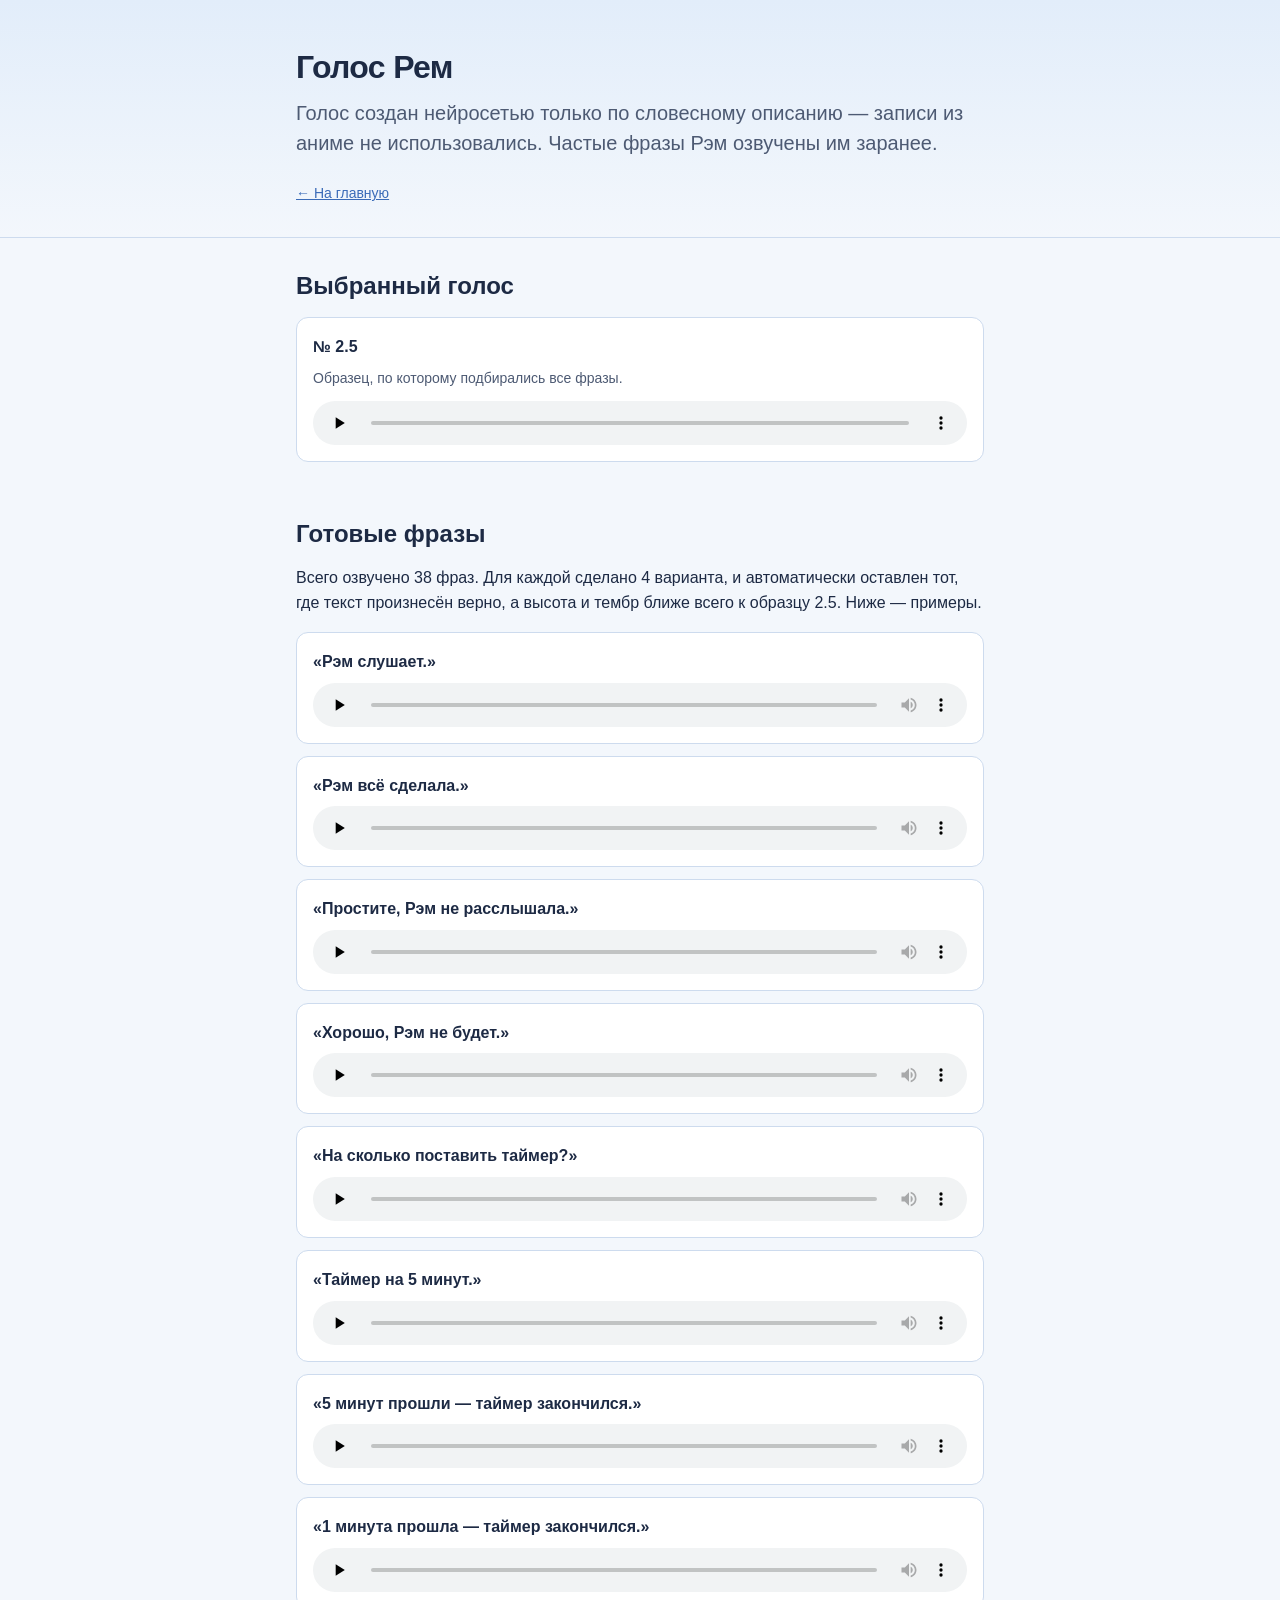
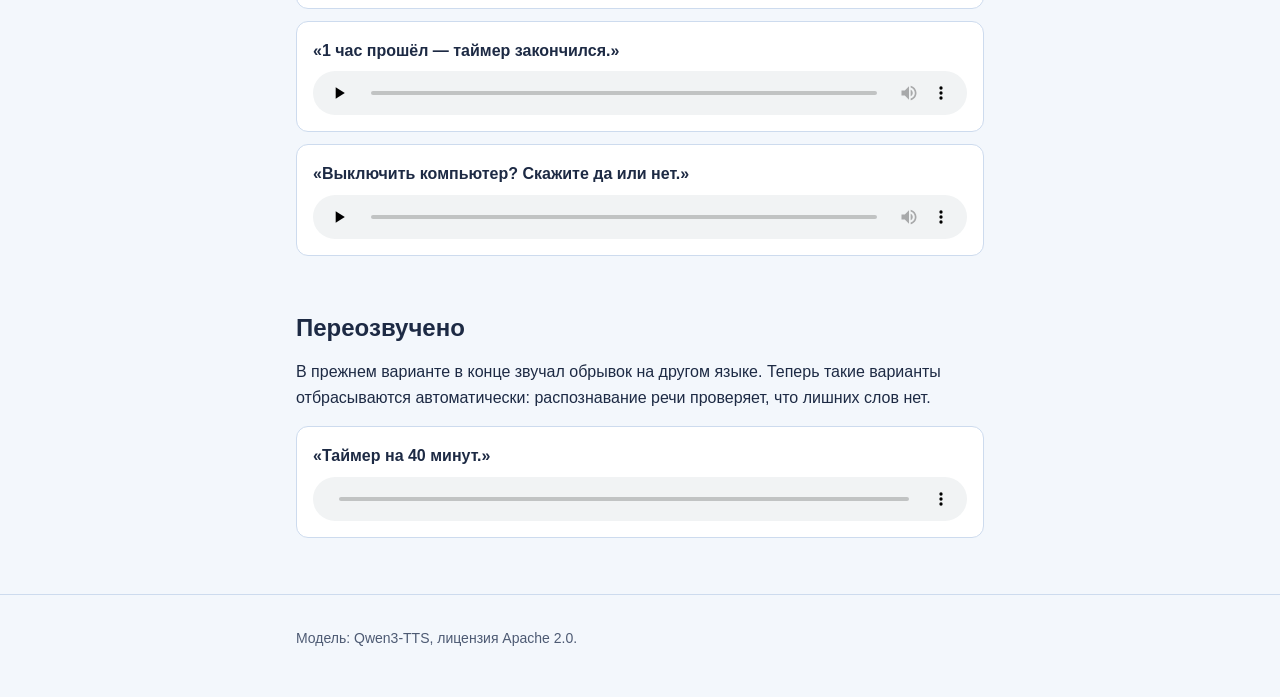
<file: docs/voice.html>
<!doctype html>
<html lang="ru">
<head>
<meta charset="utf-8">
<meta name="viewport" content="width=device-width, initial-scale=1">
<title>Голос Рем</title>
<meta name="theme-color" content="#e2edfa">
<link rel="icon" href="icon.png" type="image/png">
<link rel="apple-touch-icon" href="apple-touch-icon.png">
<link rel="stylesheet" href="style.css">
</head>
<body>
<header class="hero">
  <div class="wrap">
    <h1>Голос Рем</h1>
    <p class="lead">Голос создан нейросетью только по словесному описанию — записи из аниме не использовались. Частые фразы Рэм озвучены им заранее.</p>
    <p class="meta"><a href="./">← На главную</a></p>
  </div>
</header>
<main class="wrap">
  <section>
    <h2>Выбранный голос</h2>
    <div class="voices">
      <div class="voice"><h3>№ 2.5</h3><p>Образец, по которому подбирались все фразы.</p><audio controls preload="none" src="voices/lab3/chosen.mp3"></audio></div>
    </div>
  </section>
  <section>
    <h2>Готовые фразы</h2>
    <p>Всего озвучено 38 фраз. Для каждой сделано 4 варианта, и автоматически оставлен тот, где текст произнесён верно, а высота и тембр ближе всего к образцу 2.5. Ниже — примеры.</p>
    <div class="voices">
      <div class="voice"><h3>«Рэм слушает.»</h3><audio controls preload="none" src="voices/phrases/8c3f6bfcf38c-836066.mp3"></audio></div>
      <div class="voice"><h3>«Рэм всё сделала.»</h3><audio controls preload="none" src="voices/phrases/2d84d0c17d19-5cc1db.mp3"></audio></div>
      <div class="voice"><h3>«Простите, Рэм не расслышала.»</h3><audio controls preload="none" src="voices/phrases/081f34655379-447f03.mp3"></audio></div>
      <div class="voice"><h3>«Хорошо, Рэм не будет.»</h3><audio controls preload="none" src="voices/phrases/95be92ccd7d7-557467.mp3"></audio></div>
      <div class="voice"><h3>«На сколько поставить таймер?»</h3><audio controls preload="none" src="voices/phrases/c7daa4febfd9-55e43c.mp3"></audio></div>
      <div class="voice"><h3>«Таймер на 5 минут.»</h3><audio controls preload="none" src="voices/phrases/c9eada5635d8-82154a.mp3"></audio></div>
      <div class="voice"><h3>«5 минут прошли — таймер закончился.»</h3><audio controls preload="none" src="voices/phrases/17c986e4a7bb-10f049.mp3"></audio></div>
      <div class="voice"><h3>«1 минута прошла — таймер закончился.»</h3><audio controls preload="none" src="voices/phrases/6f180693cbfd-b481eb.mp3"></audio></div>
      <div class="voice"><h3>«1 час прошёл — таймер закончился.»</h3><audio controls preload="none" src="voices/phrases/f03615c1f63e-94e3c3.mp3"></audio></div>
      <div class="voice"><h3>«Выключить компьютер? Скажите да или нет.»</h3><audio controls preload="none" src="voices/phrases/3b0c66385a45-e5de86.mp3"></audio></div>
    </div>
  </section>
  <section>
    <h2>Переозвучено</h2>
    <p>В прежнем варианте в конце звучал обрывок на другом языке. Теперь такие варианты отбрасываются автоматически: распознавание речи проверяет, что лишних слов нет.</p>
    <div class="voices">
      <div class="voice"><h3>«Таймер на 40 минут.»</h3><audio controls preload="none" src="voices/phrases/c8716302788d-8ac5a9.mp3"></audio></div>
    </div>
  </section>
</main>
<footer><div class="wrap">Модель: Qwen3-TTS, лицензия Apache 2.0.</div></footer>
</body>
</html>
</file>
<file: docs/style.css>
/* Рэм — сайт. Шкалы: шрифт 14/16/20/24/32, отступы 4/8/12/16/24/32/48. */
:root {
  /* тема «Рем» — те же цвета, что в окнах программы (rem/look.py) */
  --bg: #f3f7fc;
  --surface: #ffffff;
  --line: #cddbee;
  --text: #1d2a44;      /* 13.6:1 на фоне */
  --muted: #4d5a73;     /* 6.6:1 */
  --accent: #3a6bb8;    /* 4.9:1 на фоне, белый текст на нём — 5.2:1 */
  --accent-dark: #2f5ca3;
  --accent-soft: #e2edfa;
  --font: -apple-system, BlinkMacSystemFont, "Segoe UI", Roboto, Arial, sans-serif;
  --mono: ui-monospace, "SF Mono", Consolas, monospace;
  --ease: cubic-bezier(0.22, 0.61, 0.36, 1);
}

* { box-sizing: border-box; }
html { -webkit-text-size-adjust: 100%; }
body { margin: 0; background: var(--bg); color: var(--text); font: 16px/1.6 var(--font); overflow-x: hidden; }
a { color: var(--accent); }
:focus-visible { outline: 2px solid var(--accent); outline-offset: 2px; border-radius: 4px; }

.wrap { max-width: 720px; margin: 0 auto; padding: 0 16px; }

/* ——— шапка ——— */
.hero { padding: 48px 0 32px; border-bottom: 1px solid var(--line);
        background: linear-gradient(180deg, var(--accent-soft), var(--bg)); }
.logo { display: block; margin-bottom: 16px; border-radius: 50%; box-shadow: 0 4px 16px rgba(58, 107, 184, 0.25); }
h1 { margin: 0 0 12px; font-size: 32px; line-height: 1.2; letter-spacing: -0.02em; }
.lead { margin: 0 0 24px; font-size: 20px; line-height: 1.5; color: var(--muted); }
.cta { display: flex; flex-wrap: wrap; gap: 12px; }
.meta { margin: 12px 0 0; font-size: 14px; color: var(--muted); }
.notice { margin: 24px 0 0; padding: 12px 16px; font-size: 14px; color: var(--muted);
          background: var(--surface); border-left: 3px solid var(--accent); border-radius: 0 8px 8px 0; }

.btn {
  display: inline-flex; align-items: center; min-height: 44px; padding: 8px 24px;
  font: 600 16px/1.25 var(--font); color: var(--text); text-decoration: none; text-align: center; background: var(--surface);
  border: 1px solid var(--line); border-radius: 8px;
  transition: background 0.2s var(--ease), border-color 0.2s var(--ease), transform 0.2s var(--ease);
}
.btn:hover { border-color: var(--accent); transform: translateY(-1px); }
.btn-primary { background: var(--accent); border-color: var(--accent); color: #fff; }
.btn-primary:hover { background: var(--accent-dark); border-color: var(--accent-dark); }

/* ——— разделы ——— */
section { padding: 32px 0 8px; }
h2 { margin: 0 0 16px; font-size: 24px; line-height: 1.3; }
h3 { margin: 0 0 8px; font-size: 16px; }
p { margin: 0 0 16px; }
strong { color: var(--text); }
code { font: 14px var(--mono); padding: 2px 4px; background: var(--surface); border: 1px solid var(--line); border-radius: 4px; }

.phrases { margin-bottom: 16px; }
.phrases p { margin: 0 0 8px; padding: 12px 16px; background: var(--surface); border-radius: 8px; }
.wake { color: var(--accent); font-weight: 600; }

.voices { display: grid; gap: 12px; margin-bottom: 16px; }
.voice { padding: 16px; background: var(--surface); border: 1px solid var(--line); border-radius: 12px; }
.voice p { margin: 0 0 12px; font-size: 14px; line-height: 1.5; color: var(--muted); }
.voice audio { display: block; width: 100%; height: 44px; color-scheme: light; }

.grid { display: grid; grid-template-columns: repeat(auto-fill, minmax(200px, 1fr)); gap: 12px; margin-bottom: 16px; }
.card { padding: 16px; background: var(--surface); border: 1px solid var(--line); border-radius: 12px; }
.card p { margin: 0; font-size: 14px; line-height: 1.5; color: var(--muted); }

.steps { margin: 0 0 16px; padding-left: 24px; }
.steps li { margin-bottom: 12px; }
.list { margin: 0 0 16px; padding-left: 24px; }
.list li { margin-bottom: 8px; }
.hint { font-size: 14px; color: var(--muted); }

.table-wrap { overflow-x: auto; margin-bottom: 16px; border: 1px solid var(--line); border-radius: 12px; }
table { width: 100%; border-collapse: collapse; font-size: 14px; }
th, td { padding: 12px; text-align: left; vertical-align: top; border-bottom: 1px solid var(--line); }
thead th { background: var(--surface); white-space: nowrap; }
tbody tr:last-child th, tbody tr:last-child td { border-bottom: 0; }
tbody th { font-weight: 600; white-space: nowrap; }

details { margin-bottom: 8px; padding: 0 16px; background: var(--surface); border-radius: 8px; }
summary { display: flex; align-items: center; min-height: 48px; padding: 12px 0; cursor: pointer; font-weight: 600; }
details p { margin: 0 0 16px; color: var(--muted); }
details, .phrases p { border: 1px solid var(--line); }

.shots { display: grid; grid-template-columns: repeat(auto-fit, minmax(280px, 1fr)); gap: 12px; margin-bottom: 16px; }
.shots figure { margin: 0; }
.shots img { display: block; max-width: 100%; height: auto; border: 1px solid var(--line); border-radius: 8px; }
.shots figcaption { margin-top: 8px; font-size: 14px; color: var(--muted); }

/* ——— все команды (commands.html) ——— */
.toc { display: flex; flex-wrap: wrap; gap: 8px; padding: 24px 0 16px; }
.toc a { display: inline-flex; align-items: center; min-height: 44px; padding: 8px 16px; font-size: 14px;
         text-decoration: none; color: var(--text); background: var(--surface); border: 1px solid var(--line);
         border-radius: 24px; transition: border-color 0.2s var(--ease), background 0.2s var(--ease); }
.toc a:hover { border-color: var(--accent); background: var(--accent-soft); }
html { scroll-behavior: smooth; }
section[id] { scroll-margin-top: 16px; }
.cmds { display: grid; grid-template-columns: repeat(auto-fill, minmax(320px, 1fr)); gap: 12px; margin-bottom: 16px; }
.cmd { padding: 16px; background: var(--surface); border: 1px solid var(--line); border-radius: 12px; }
.cmd h3 { display: flex; flex-wrap: wrap; align-items: center; gap: 8px; }
.cmd p { margin: 0 0 8px; font-size: 14px; line-height: 1.5; color: var(--muted); }
.cmd p:last-child { margin-bottom: 0; }
.cmd .say { font-size: 16px; color: var(--text); }
.tag { display: inline-block; padding: 0 8px; font-size: 14px; font-weight: 600; line-height: 1.5; white-space: nowrap;
       color: var(--accent-dark); background: var(--accent-soft); border-radius: 4px; }
.tag-model { color: var(--muted); background: var(--bg); border: 1px solid var(--line); }

footer { padding: 32px 16px 48px; font-size: 14px; color: var(--muted); border-top: 1px solid var(--line); margin-top: 32px; }

@media (max-width: 560px) {
  .hero { padding: 32px 0 24px; }
  h1 { font-size: 24px; }
  .lead { font-size: 16px; }
  .btn { flex: 1; justify-content: center; }
}
@media (prefers-reduced-motion: reduce) { * { transition: none !important; } html { scroll-behavior: auto; } }
</file>
